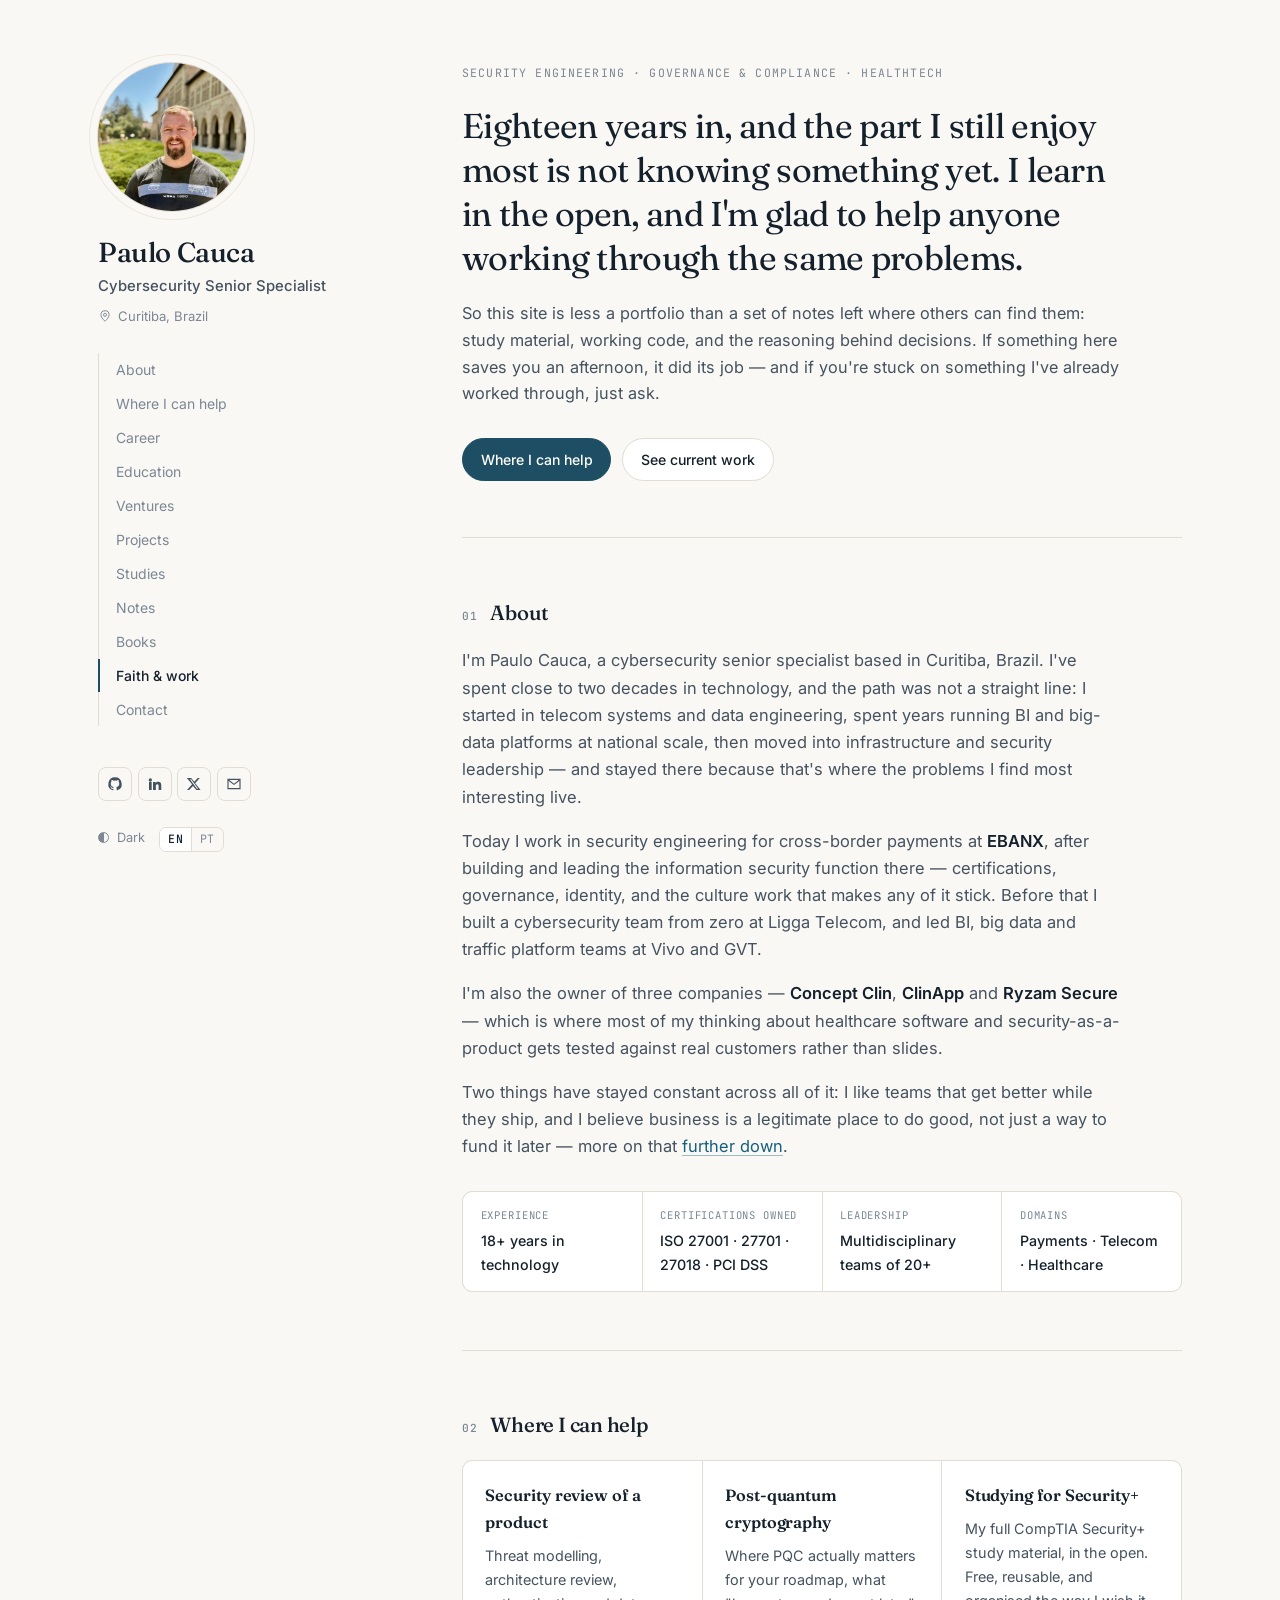
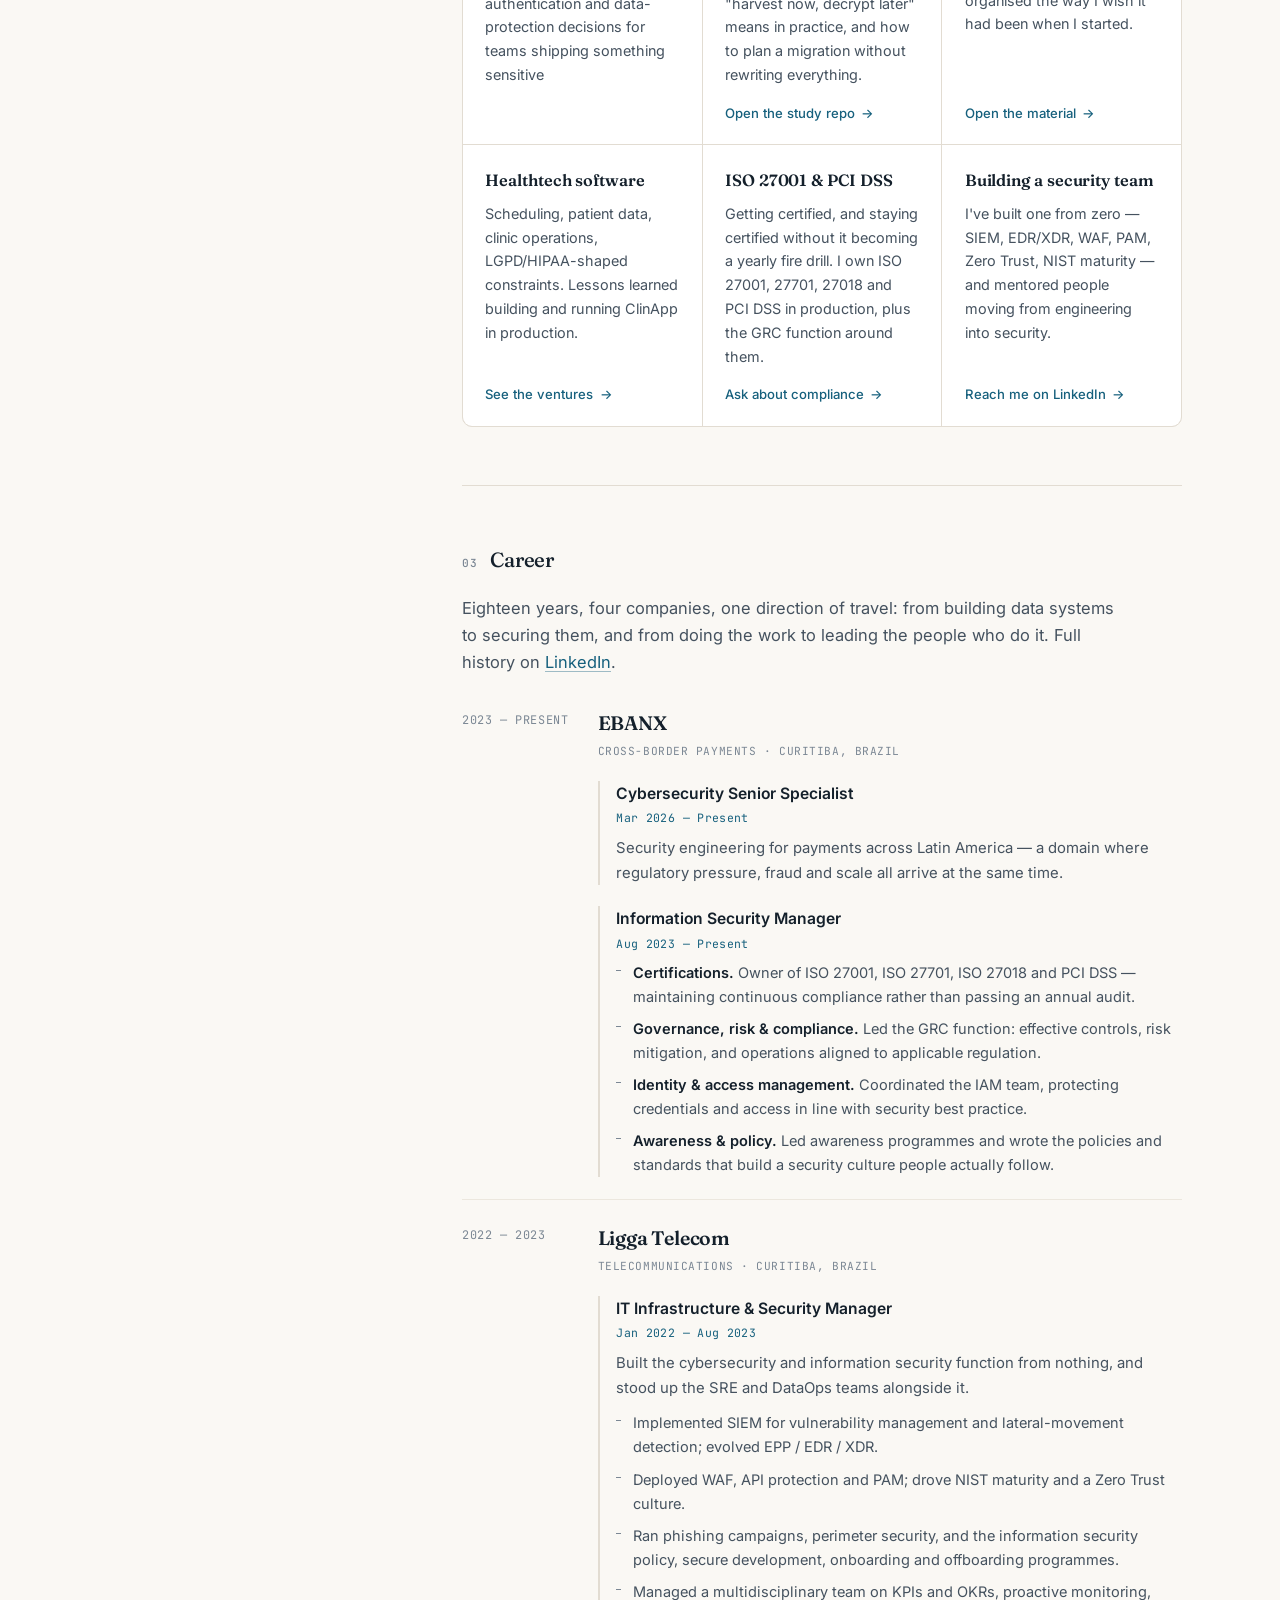
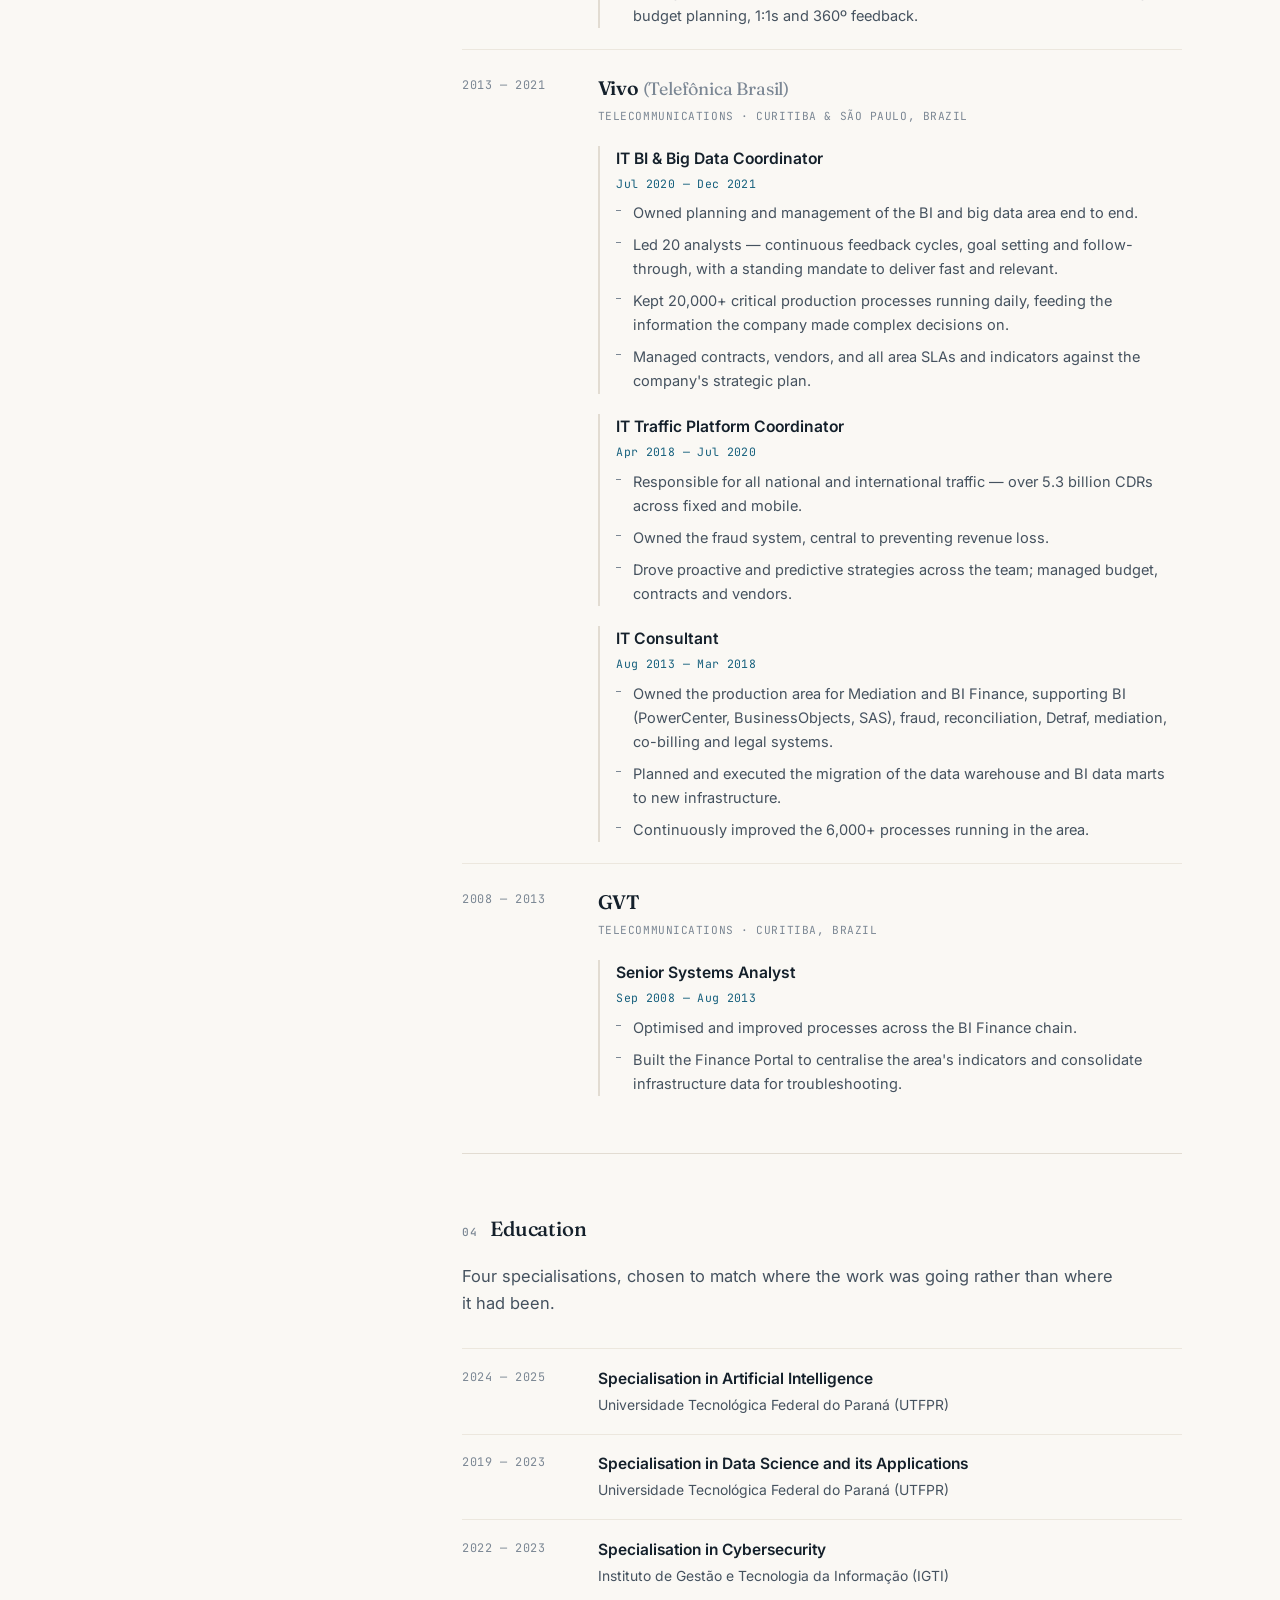
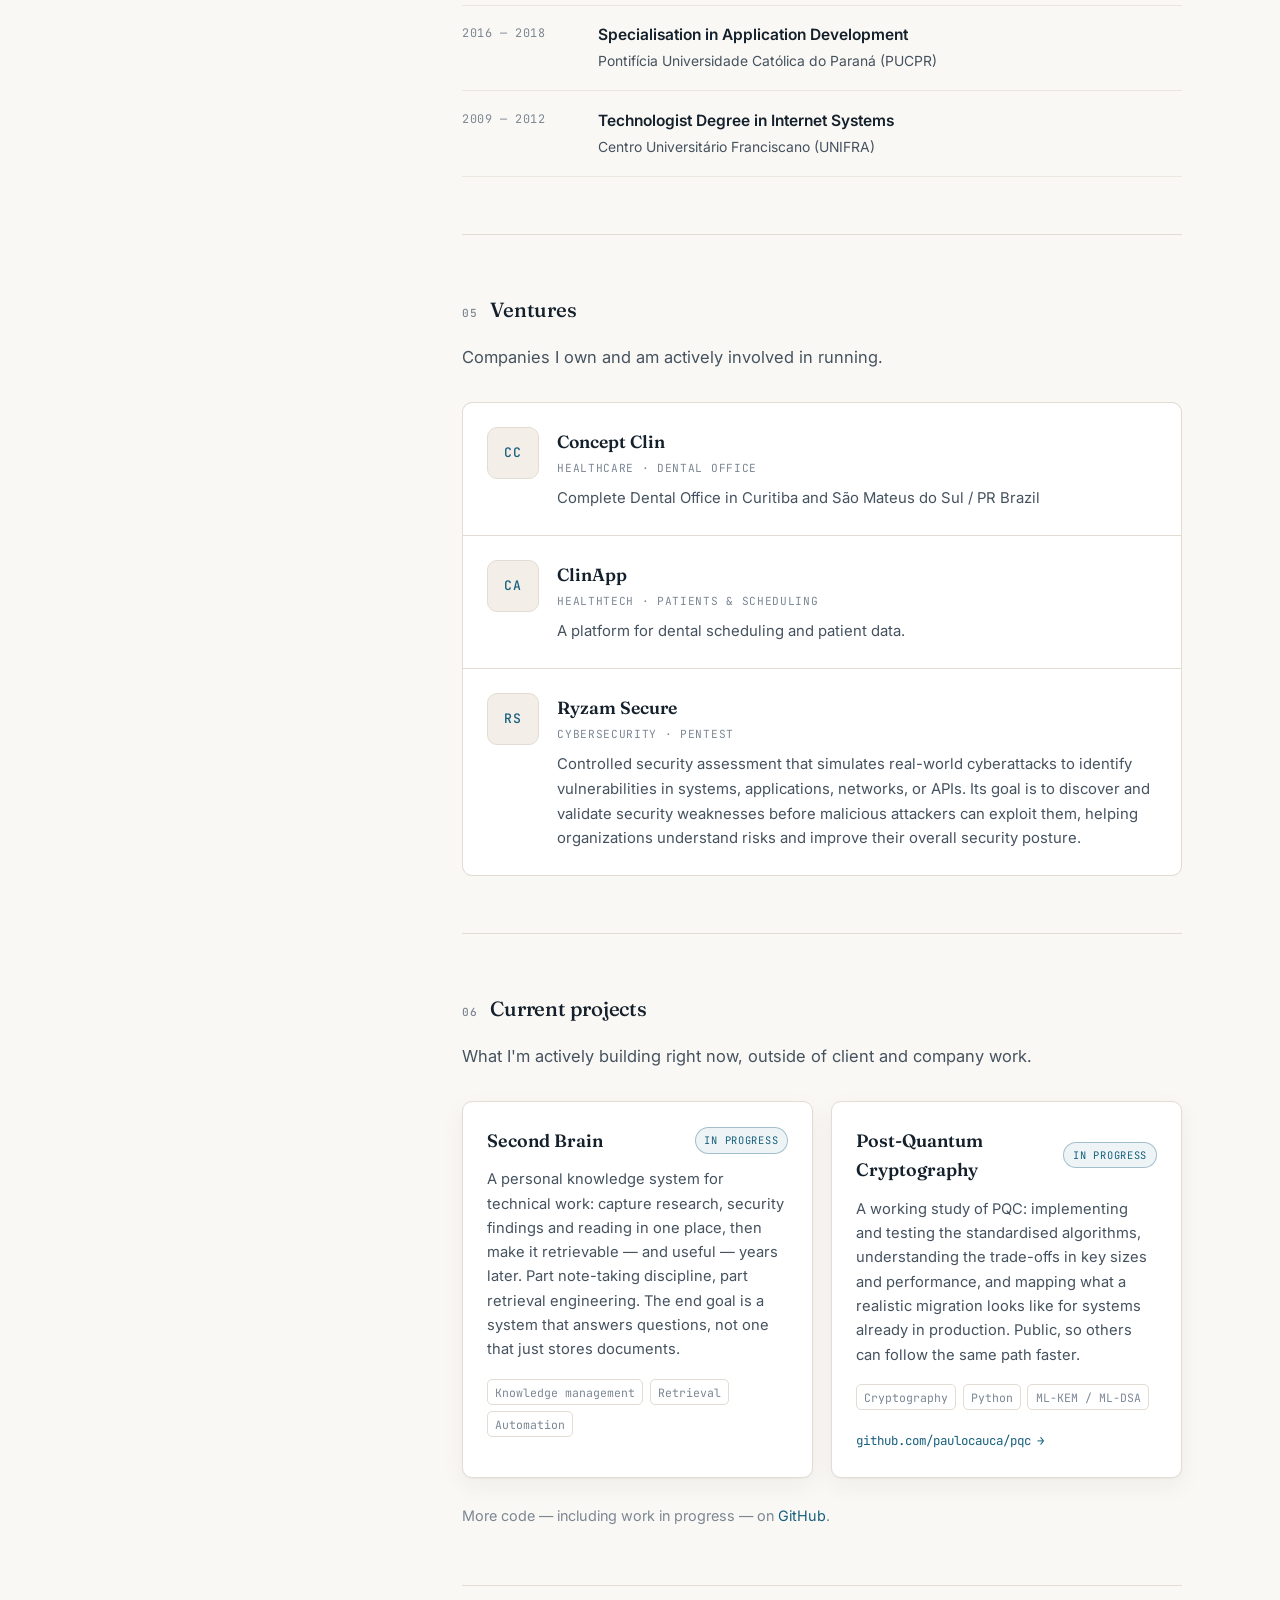
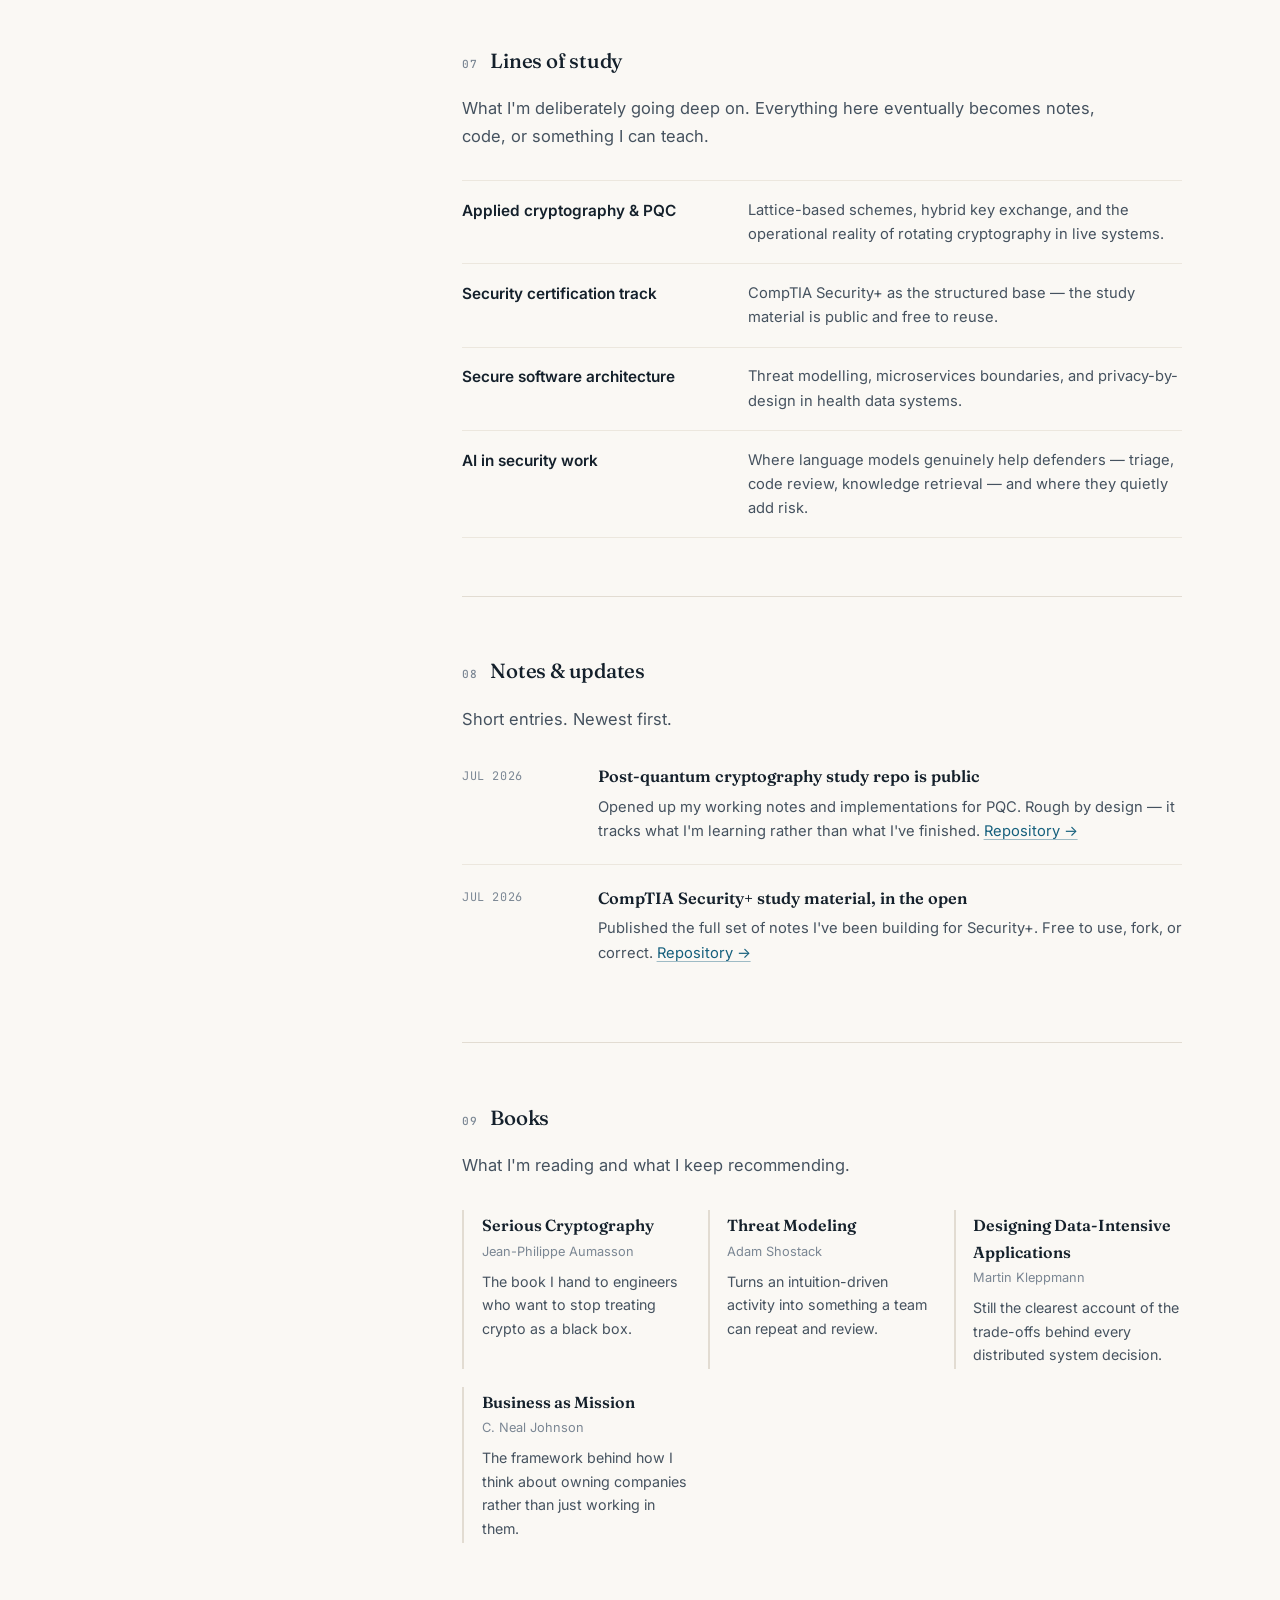
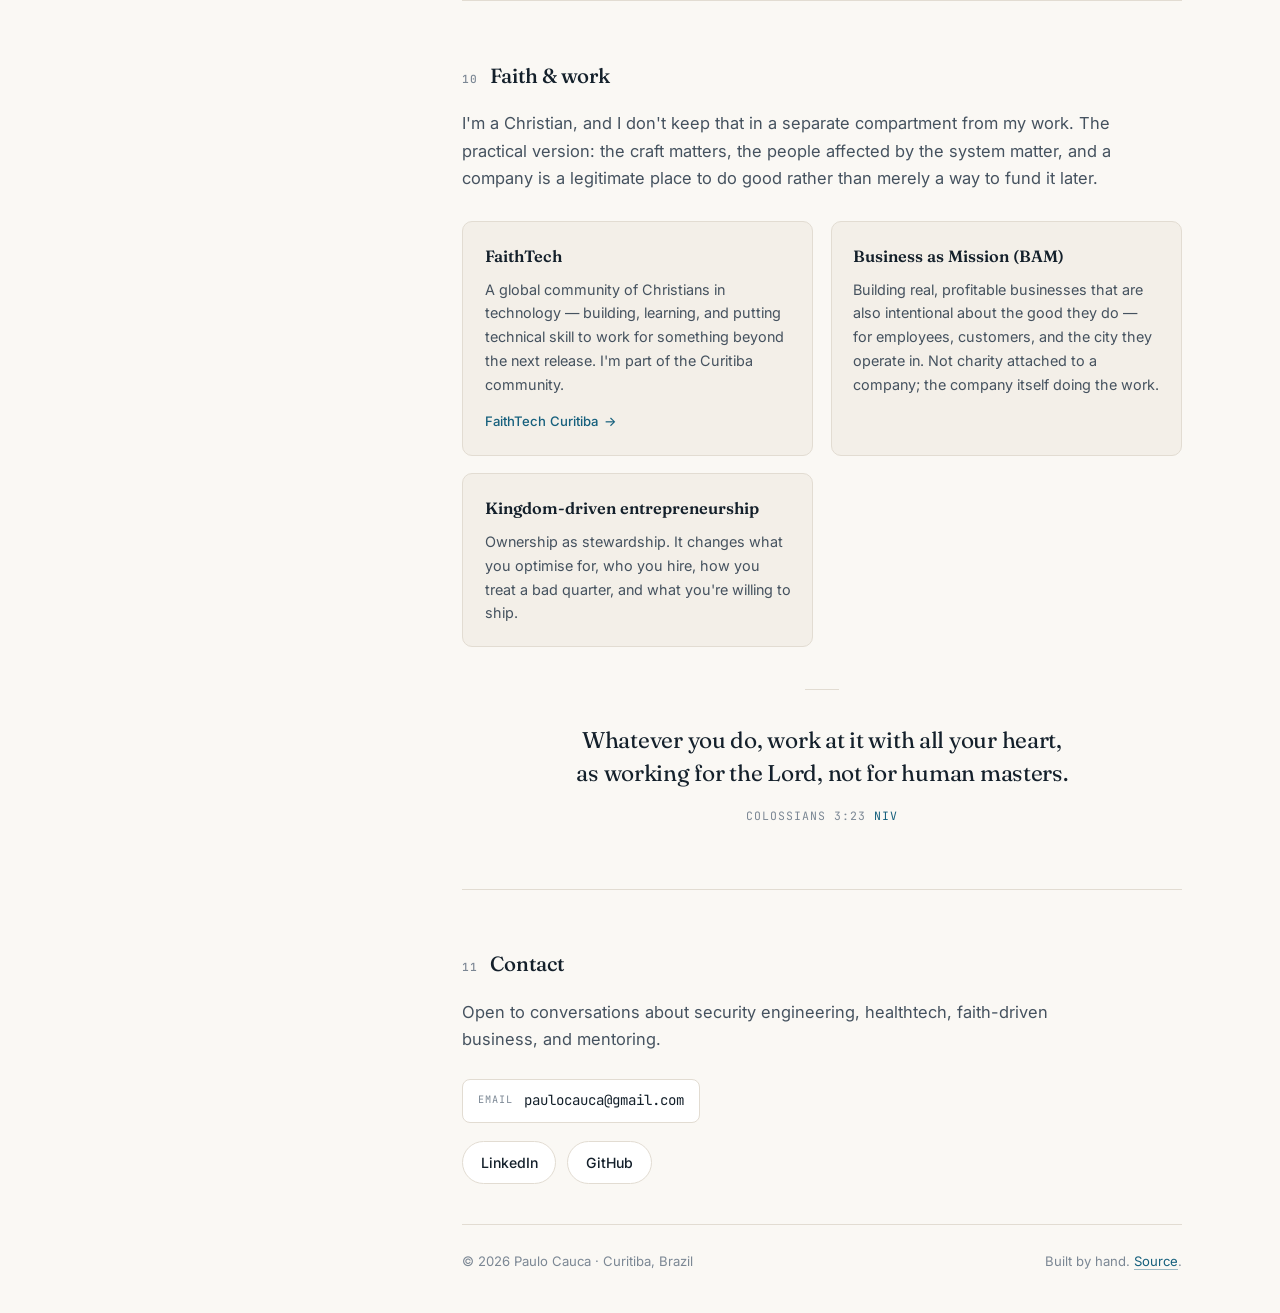
<file: index.html>
<!DOCTYPE html>
<html lang="en">
<head>
<meta charset="utf-8">
<meta name="viewport" content="width=device-width, initial-scale=1">
<title>Paulo Cauca — Cybersecurity &amp; Software</title>
<meta name="description" content="Paulo Cauca — cybersecurity senior specialist in Curitiba, Brazil. 18+ years across payments, telecom and healthcare. ISO 27001 / 27701 / 27018 and PCI DSS. Owner of Concept Clin, ClinApp and Ryzam Secure.">
<meta name="author" content="Paulo Cauca">
<link rel="canonical" href="https://paulocauca.github.io/">

<link rel="alternate" hreflang="en" href="https://paulocauca.github.io/">
<link rel="alternate" hreflang="pt-BR" href="https://paulocauca.github.io/pt/">
<link rel="alternate" hreflang="x-default" href="https://paulocauca.github.io/">

<meta property="og:type" content="profile">
<meta property="og:title" content="Paulo Cauca — Cybersecurity &amp; Software">
<meta property="og:description" content="Cybersecurity senior specialist in Curitiba, Brazil. 18+ years across payments, telecom and healthcare. Owner of Concept Clin, ClinApp and Ryzam Secure.">
<meta property="og:url" content="https://paulocauca.github.io/">
<meta property="og:image" content="https://paulocauca.github.io/assets/img/avatar.jpg">
<meta property="og:locale" content="en_US">
<meta property="og:locale:alternate" content="pt_BR">
<meta name="twitter:card" content="summary">
<meta name="twitter:site" content="@paulocauca">

<link rel="icon" href="data:image/svg+xml,%3Csvg xmlns='http://www.w3.org/2000/svg' viewBox='0 0 100 100'%3E%3Crect width='100' height='100' rx='22' fill='%23132a3e'/%3E%3Ctext x='50' y='68' font-family='Georgia,serif' font-size='52' fill='%23f7f5f1' text-anchor='middle'%3EPC%3C/text%3E%3C/svg%3E">

<link rel="preconnect" href="https://fonts.googleapis.com">
<link rel="preconnect" href="https://fonts.gstatic.com" crossorigin>
<link href="https://fonts.googleapis.com/css2?family=Fraunces:opsz,wght@9..144,400;9..144,500;9..144,600&family=Inter:wght@400;500;600&family=JetBrains+Mono:wght@400;500&display=swap" rel="stylesheet">
<link rel="stylesheet" href="assets/css/style.css">

<script>
  /* Set the theme before first paint to avoid a flash. */
  (function () {
    try {
      var t = localStorage.getItem('pc-theme');
      if (!t) t = matchMedia('(prefers-color-scheme: dark)').matches ? 'dark' : 'light';
      document.documentElement.setAttribute('data-theme', t);
    } catch (e) {}
  })();
</script>
</head>
<body>
<a class="skip-link" href="#main">Skip to content</a>

<div class="shell">

  <!-- ───────────── Left rail ───────────── -->
  <aside class="rail">
    <div class="rail__inner">

      <img class="avatar" src="assets/img/avatar.jpg" width="160" height="160"
           alt="Portrait of Paulo Cauca" fetchpriority="high">

      <div class="rail__id">
        <h1 class="rail__name">Paulo Cauca</h1>
        <p class="rail__role">Cybersecurity Senior Specialist</p>
        <p class="rail__place">
          <svg viewBox="0 0 24 24" aria-hidden="true" class="ico"><path d="M12 21s7-6.1 7-11a7 7 0 1 0-14 0c0 4.9 7 11 7 11Z"/><circle cx="12" cy="10" r="2.6"/></svg>
          Curitiba, Brazil
        </p>
      </div>

      <nav class="rail__nav" aria-label="Sections">
        <a href="#about">About</a>
        <a href="#help">Where I can help</a>
        <a href="#career">Career</a>
        <a href="#education">Education</a>
        <a href="#ventures">Ventures</a>
        <a href="#projects">Projects</a>
        <a href="#studies">Studies</a>
        <a href="#notes">Notes</a>
        <a href="#books">Books</a>
        <a href="#faith">Faith &amp; work</a>
        <a href="#contact">Contact</a>
      </nav>

      <div class="rail__links">
        <a href="https://github.com/paulocauca" rel="me noopener" target="_blank" aria-label="GitHub">
          <svg viewBox="0 0 24 24" aria-hidden="true"><path d="M12 2a10 10 0 0 0-3.16 19.49c.5.09.68-.22.68-.48v-1.7c-2.78.6-3.37-1.34-3.37-1.34-.45-1.16-1.11-1.47-1.11-1.47-.91-.62.07-.6.07-.6 1 .07 1.53 1.03 1.53 1.03.9 1.53 2.36 1.09 2.94.83.09-.65.35-1.09.63-1.34-2.22-.25-4.55-1.11-4.55-4.94 0-1.09.39-1.98 1.03-2.68-.1-.25-.45-1.27.1-2.64 0 0 .84-.27 2.75 1.02a9.5 9.5 0 0 1 5 0c1.91-1.29 2.75-1.02 2.75-1.02.55 1.37.2 2.39.1 2.64.64.7 1.03 1.59 1.03 2.68 0 3.84-2.34 4.68-4.57 4.93.36.31.68.92.68 1.85v2.74c0 .27.18.58.69.48A10 10 0 0 0 12 2Z"/></svg>
        </a>
        <a href="https://www.linkedin.com/in/paulocauca/" rel="me noopener" target="_blank" aria-label="LinkedIn">
          <svg viewBox="0 0 24 24" aria-hidden="true"><path d="M4.98 3.5a2.5 2.5 0 1 1 0 5 2.5 2.5 0 0 1 0-5ZM3 9h4v12H3zM9 9h3.8v1.7h.05c.53-.95 1.83-1.95 3.77-1.95 4.03 0 4.78 2.5 4.78 5.76V21h-4v-5.6c0-1.34-.03-3.06-1.9-3.06-1.9 0-2.2 1.45-2.2 2.96V21H9z"/></svg>
        </a>
        <a href="https://x.com/paulocauca" rel="me noopener" target="_blank" aria-label="X">
          <svg viewBox="0 0 24 24" aria-hidden="true"><path d="M17.5 3h3.2l-7 8 8.2 10h-6.4l-5-6.1L4.8 21H1.6l7.5-8.6L1.2 3h6.6l4.5 5.6L17.5 3Zm-1.1 16h1.8L7.7 4.9H5.8L16.4 19Z"/></svg>
        </a>
        <a href="#contact" aria-label="Contact details">
          <svg viewBox="0 0 24 24" aria-hidden="true"><path d="M3 5h18v14H3z" fill="none" stroke="currentColor" stroke-width="1.7"/><path d="m3.5 6 8.5 6.5L20.5 6" fill="none" stroke="currentColor" stroke-width="1.7"/></svg>
        </a>
      </div>

      <div class="rail__prefs">
        <button class="theme" type="button" aria-label="Toggle color theme"
                data-label-dark="Dark" data-label-light="Light">
          <span class="theme__dot"></span><span class="theme__label">Dark</span>
        </button>

        <nav class="lang" aria-label="Language">
          <span class="lang__on" aria-current="true">EN</span>
          <a href="pt/" hreflang="pt-BR" lang="pt-BR">PT</a>
        </nav>
      </div>
    </div>
  </aside>

  <!-- ───────────── Content ───────────── -->
  <main id="main" class="content">

    <!-- Intro -->
    <header class="intro">
      <p class="eyebrow">Security engineering · Governance &amp; compliance · Healthtech</p>
      <p class="lede">
        Eighteen years in, and the part I still enjoy most is not knowing something yet.
        I learn in the open, and I'm glad to help anyone working through the same problems.
      </p>
      <p class="intro__sub">
        So this site is less a portfolio than a set of notes left where others can find them:
        study material, working code, and the reasoning behind decisions. If something here
        saves you an afternoon, it did its job — and if you're stuck on something I've already
        worked through, just ask.
      </p>
      <div class="intro__cta">
        <a class="btn btn--solid" href="#help">Where I can help</a>
        <a class="btn" href="#projects">See current work</a>
      </div>
    </header>

    <!-- About -->
    <section id="about" class="sec">
      <h2 class="sec__title"><span class="sec__num">01</span>About</h2>
      <div class="prose">
        <p>
          I'm Paulo Cauca, a cybersecurity senior specialist based in Curitiba, Brazil. I've spent
          close to two decades in technology, and the path was not a straight line: I started in
          telecom systems and data engineering, spent years running BI and big-data platforms at
          national scale, then moved into infrastructure and security leadership — and stayed there
          because that's where the problems I find most interesting live.
        </p>
        <p>
          Today I work in security engineering for cross-border payments at <strong>EBANX</strong>,
          after building and leading the information security function there — certifications,
          governance, identity, and the culture work that makes any of it stick. Before that I built
          a cybersecurity team from zero at Ligga Telecom, and led BI, big data and traffic platform
          teams at Vivo and GVT.
        </p>
        <p>
          I'm also the owner of three companies — <strong>Concept Clin</strong>,
          <strong>ClinApp</strong> and <strong>Ryzam Secure</strong> — which is where most of my
          thinking about healthcare software and security-as-a-product gets tested against real
          customers rather than slides.
        </p>
        <p>
          Two things have stayed constant across all of it: I like teams that get better while they
          ship, and I believe business is a legitimate place to do good, not just a way to fund it
          later — more on that <a href="#faith">further down</a>.
        </p>
      </div>

      <ul class="facts">
        <li><span class="facts__k">Experience</span><span class="facts__v">18+ years in technology</span></li>
        <li><span class="facts__k">Certifications owned</span><span class="facts__v">ISO 27001 · 27701 · 27018 · PCI DSS</span></li>
        <li><span class="facts__k">Leadership</span><span class="facts__v">Multidisciplinary teams of 20+</span></li>
        <li><span class="facts__k">Domains</span><span class="facts__v">Payments · Telecom · Healthcare</span></li>
      </ul>
    </section>

    <!-- Where I can help — the "help" hub the site is built around -->
    <section id="help" class="sec">
      <h2 class="sec__title"><span class="sec__num">02</span>Where I can help</h2>

      <div class="cards">
        <article class="card">
          <h3>Security review of a product</h3>
          <p>Threat modelling, architecture review, authentication and data-protection decisions for teams shipping something sensitive</p>
        </article>

        <article class="card">
          <h3>Post-quantum cryptography</h3>
          <p>Where PQC actually matters for your roadmap, what "harvest now, decrypt later" means in practice, and how to plan a migration without rewriting everything.</p>
          <a class="card__link" href="https://github.com/paulocauca/pqc" target="_blank" rel="noopener">Open the study repo<span aria-hidden="true">→</span></a>
        </article>

        <article class="card">
          <h3>Studying for Security+</h3>
          <p>My full CompTIA Security+ study material, in the open. Free, reusable, and organised the way I wish it had been when I started.</p>
          <a class="card__link" href="https://github.com/paulocauca/comptia_sec_plus_study" target="_blank" rel="noopener">Open the material<span aria-hidden="true">→</span></a>
        </article>

        <article class="card">
          <h3>Healthtech software</h3>
          <p>Scheduling, patient data, clinic operations, LGPD/HIPAA-shaped constraints. Lessons learned building and running ClinApp in production.</p>
          <a class="card__link" href="#ventures">See the ventures<span aria-hidden="true">→</span></a>
        </article>

        <article class="card">
          <h3>ISO 27001 &amp; PCI DSS</h3>
          <p>Getting certified, and staying certified without it becoming a yearly fire drill. I own ISO 27001, 27701, 27018 and PCI DSS in production, plus the GRC function around them.</p>
          <a class="card__link" href="#contact">Ask about compliance<span aria-hidden="true">→</span></a>
        </article>

        <article class="card">
          <h3>Building a security team</h3>
          <p>I've built one from zero — SIEM, EDR/XDR, WAF, PAM, Zero Trust, NIST maturity — and mentored people moving from engineering into security.</p>
          <a class="card__link" href="https://www.linkedin.com/in/paulocauca/" target="_blank" rel="noopener">Reach me on LinkedIn<span aria-hidden="true">→</span></a>
        </article>
      </div>
    </section>

    <!-- Career -->
    <section id="career" class="sec">
      <h2 class="sec__title"><span class="sec__num">03</span>Career</h2>
      <p class="sec__intro">
        Eighteen years, four companies, one direction of travel: from building data systems to
        securing them, and from doing the work to leading the people who do it. Full history on
        <a href="https://www.linkedin.com/in/paulocauca/" target="_blank" rel="noopener">LinkedIn</a>.
      </p>

      <ol class="timeline">

        <li class="tl">
          <div class="tl__when">2023 — Present</div>
          <div class="tl__body">
            <h3 class="tl__org-name">EBANX</h3>
            <p class="tl__meta">Cross-border payments · Curitiba, Brazil</p>

            <div class="job">
              <h4 class="job__title">Cybersecurity Senior Specialist</h4>
              <p class="job__when">Mar 2026 — Present</p>
              <p class="job__text">
                Security engineering for payments across Latin America — a domain where regulatory
                pressure, fraud and scale all arrive at the same time.
              </p>
            </div>

            <div class="job">
              <h4 class="job__title">Information Security Manager</h4>
              <p class="job__when">Aug 2023 — Present</p>
              <ul class="bullets">
                <li><strong>Certifications.</strong> Owner of ISO 27001, ISO 27701, ISO 27018 and PCI DSS — maintaining continuous compliance rather than passing an annual audit.</li>
                <li><strong>Governance, risk &amp; compliance.</strong> Led the GRC function: effective controls, risk mitigation, and operations aligned to applicable regulation.</li>
                <li><strong>Identity &amp; access management.</strong> Coordinated the IAM team, protecting credentials and access in line with security best practice.</li>
                <li><strong>Awareness &amp; policy.</strong> Led awareness programmes and wrote the policies and standards that build a security culture people actually follow.</li>
              </ul>
            </div>
          </div>
        </li>

        <li class="tl">
          <div class="tl__when">2022 — 2023</div>
          <div class="tl__body">
            <h3 class="tl__org-name">Ligga Telecom</h3>
            <p class="tl__meta">Telecommunications · Curitiba, Brazil</p>

            <div class="job">
              <h4 class="job__title">IT Infrastructure &amp; Security Manager</h4>
              <p class="job__when">Jan 2022 — Aug 2023</p>
              <p class="job__text">
                Built the cybersecurity and information security function from nothing, and stood up
                the SRE and DataOps teams alongside it.
              </p>
              <ul class="bullets">
                <li>Implemented SIEM for vulnerability management and lateral-movement detection; evolved EPP / EDR / XDR.</li>
                <li>Deployed WAF, API protection and PAM; drove NIST maturity and a Zero Trust culture.</li>
                <li>Ran phishing campaigns, perimeter security, and the information security policy, secure development, onboarding and offboarding programmes.</li>
                <li>Managed a multidisciplinary team on KPIs and OKRs, proactive monitoring, budget planning, 1:1s and 360º feedback.</li>
              </ul>
            </div>
          </div>
        </li>

        <li class="tl">
          <div class="tl__when">2013 — 2021</div>
          <div class="tl__body">
            <h3 class="tl__org-name">Vivo <span class="tl__alt">(Telefônica Brasil)</span></h3>
            <p class="tl__meta">Telecommunications · Curitiba &amp; São Paulo, Brazil</p>

            <div class="job">
              <h4 class="job__title">IT BI &amp; Big Data Coordinator</h4>
              <p class="job__when">Jul 2020 — Dec 2021</p>
              <ul class="bullets">
                <li>Owned planning and management of the BI and big data area end to end.</li>
                <li>Led 20 analysts — continuous feedback cycles, goal setting and follow-through, with a standing mandate to deliver fast and relevant.</li>
                <li>Kept 20,000+ critical production processes running daily, feeding the information the company made complex decisions on.</li>
                <li>Managed contracts, vendors, and all area SLAs and indicators against the company's strategic plan.</li>
              </ul>
            </div>

            <div class="job">
              <h4 class="job__title">IT Traffic Platform Coordinator</h4>
              <p class="job__when">Apr 2018 — Jul 2020</p>
              <ul class="bullets">
                <li>Responsible for all national and international traffic — over 5.3 billion CDRs across fixed and mobile.</li>
                <li>Owned the fraud system, central to preventing revenue loss.</li>
                <li>Drove proactive and predictive strategies across the team; managed budget, contracts and vendors.</li>
              </ul>
            </div>

            <div class="job">
              <h4 class="job__title">IT Consultant</h4>
              <p class="job__when">Aug 2013 — Mar 2018</p>
              <ul class="bullets">
                <li>Owned the production area for Mediation and BI Finance, supporting BI (PowerCenter, BusinessObjects, SAS), fraud, reconciliation, Detraf, mediation, co-billing and legal systems.</li>
                <li>Planned and executed the migration of the data warehouse and BI data marts to new infrastructure.</li>
                <li>Continuously improved the 6,000+ processes running in the area.</li>
              </ul>
            </div>
          </div>
        </li>

        <li class="tl">
          <div class="tl__when">2008 — 2013</div>
          <div class="tl__body">
            <h3 class="tl__org-name">GVT</h3>
            <p class="tl__meta">Telecommunications · Curitiba, Brazil</p>

            <div class="job">
              <h4 class="job__title">Senior Systems Analyst</h4>
              <p class="job__when">Sep 2008 — Aug 2013</p>
              <ul class="bullets">
                <li>Optimised and improved processes across the BI Finance chain.</li>
                <li>Built the Finance Portal to centralise the area's indicators and consolidate infrastructure data for troubleshooting.</li>
              </ul>
            </div>
          </div>
        </li>

      </ol>
    </section>

    <!-- Education -->
    <section id="education" class="sec">
      <h2 class="sec__title"><span class="sec__num">04</span>Education</h2>
      <p class="sec__intro">
        Four specialisations, chosen to match where the work was going rather than where it had been.
      </p>

      <ol class="edu">
        <li class="edu__item">
          <div class="edu__when">2024 — 2025</div>
          <div>
            <h3>Specialisation in Artificial Intelligence</h3>
            <p class="edu__org">Universidade Tecnológica Federal do Paraná (UTFPR)</p>
          </div>
        </li>
        <li class="edu__item">
          <div class="edu__when">2019 — 2023</div>
          <div>
            <h3>Specialisation in Data Science and its Applications</h3>
            <p class="edu__org">Universidade Tecnológica Federal do Paraná (UTFPR)</p>
          </div>
        </li>
        <li class="edu__item">
          <div class="edu__when">2022 — 2023</div>
          <div>
            <h3>Specialisation in Cybersecurity</h3>
            <p class="edu__org">Instituto de Gestão e Tecnologia da Informação (IGTI)</p>
          </div>
        </li>
        <li class="edu__item">
          <div class="edu__when">2016 — 2018</div>
          <div>
            <h3>Specialisation in Application Development</h3>
            <p class="edu__org">Pontifícia Universidade Católica do Paraná (PUCPR)</p>
          </div>
        </li>
        <li class="edu__item">
          <div class="edu__when">2009 — 2012</div>
          <div>
            <h3>Technologist Degree in Internet Systems</h3>
            <p class="edu__org">Centro Universitário Franciscano (UNIFRA)</p>
          </div>
        </li>
      </ol>
    </section>

    <!-- Ventures -->
    <section id="ventures" class="sec">
      <h2 class="sec__title"><span class="sec__num">05</span>Ventures</h2>
      <p class="sec__intro">Companies I own and am actively involved in running.</p>

      <div class="ventures">
        <article class="venture">
          <div class="venture__mark" aria-hidden="true">CC</div>
          <div>
            <h3>Concept Clin</h3>
            <p class="venture__tag">Healthcare · Dental Office</p>
            <p>
              Complete Dental Office in Curitiba and São Mateus do Sul / PR Brazil
            </p>
          </div>
        </article>

        <article class="venture">
          <div class="venture__mark" aria-hidden="true">CA</div>
          <div>
            <h3>ClinApp</h3>
            <p class="venture__tag">Healthtech · Patients &amp; scheduling</p>
            <p>
              A platform for dental scheduling and patient data.
            </p>
          </div>
        </article>

        <article class="venture">
          <div class="venture__mark" aria-hidden="true">RS</div>
          <div>
            <h3>Ryzam Secure</h3>
            <p class="venture__tag">Cybersecurity · Pentest</p>
            <p>
              Controlled security assessment that simulates real-world cyberattacks to identify vulnerabilities in systems, 
              applications, networks, or APIs. Its goal is to discover and validate security weaknesses before malicious 
              attackers can exploit them, helping organizations understand risks and improve their overall security posture.
            </p>
          </div>
        </article>
      </div>
    </section>

    <!-- Projects -->
    <section id="projects" class="sec">
      <h2 class="sec__title"><span class="sec__num">06</span>Current projects</h2>
      <p class="sec__intro">What I'm actively building right now, outside of client and company work.</p>

      <div class="projects">
        <article class="proj">
          <header class="proj__head">
            <h3>Second Brain</h3>
            <span class="badge badge--active">In progress</span>
          </header>
          <p>
            A personal knowledge system for technical work: capture research, security findings and
            reading in one place, then make it retrievable — and useful — years later. Part note-taking
            discipline, part retrieval engineering. The end goal is a system that answers questions,
            not one that just stores documents.
          </p>
          <ul class="tags">
            <li>Knowledge management</li><li>Retrieval</li><li>Automation</li>
          </ul>
        </article>

        <article class="proj">
          <header class="proj__head">
            <h3>Post-Quantum Cryptography</h3>
            <span class="badge badge--active">In progress</span>
          </header>
          <p>
            A working study of PQC: implementing and testing the standardised algorithms, understanding
            the trade-offs in key sizes and performance, and mapping what a realistic migration looks like
            for systems already in production. Public, so others can follow the same path faster.
          </p>
          <ul class="tags">
            <li>Cryptography</li><li>Python</li><li>ML-KEM / ML-DSA</li>
          </ul>
          <a class="proj__link" href="https://github.com/paulocauca/pqc" target="_blank" rel="noopener">
            github.com/paulocauca/pqc<span aria-hidden="true">→</span>
          </a>
        </article>
      </div>

      <p class="sec__foot">
        More code — including work in progress — on
        <a href="https://github.com/paulocauca?tab=repositories" target="_blank" rel="noopener">GitHub</a>.
      </p>
    </section>

    <!-- Studies -->
    <section id="studies" class="sec">
      <h2 class="sec__title"><span class="sec__num">07</span>Lines of study</h2>
      <p class="sec__intro">
        What I'm deliberately going deep on. Everything here eventually becomes notes,
        code, or something I can teach.
      </p>

      <div class="study">
        <div class="study__row">
          <h3>Applied cryptography &amp; PQC</h3>
          <p>Lattice-based schemes, hybrid key exchange, and the operational reality of rotating cryptography in live systems.</p>
        </div>
        <div class="study__row">
          <h3>Security certification track</h3>
          <p>CompTIA Security+ as the structured base — the study material is public and free to reuse.</p>
        </div>
        <div class="study__row">
          <h3>Secure software architecture</h3>
          <p>Threat modelling, microservices boundaries, and privacy-by-design in health data systems.</p>
        </div>
        <div class="study__row">
          <h3>AI in security work</h3>
          <p>Where language models genuinely help defenders — triage, code review, knowledge retrieval — and where they quietly add risk.</p>
        </div>
      </div>
    </section>

    <!-- Notes / News -->
    <section id="notes" class="sec">
      <h2 class="sec__title"><span class="sec__num">08</span>Notes &amp; updates</h2>
      <p class="sec__intro">Short entries. Newest first.</p>

      <ul class="notes">
        <li class="note">
          <time datetime="2026-07">Jul 2026</time>
          <div>
            <h3>Post-quantum cryptography study repo is public</h3>
            <p>
              Opened up my working notes and implementations for PQC. Rough by design — it tracks
              what I'm learning rather than what I've finished.
              <a href="https://github.com/paulocauca/pqc" target="_blank" rel="noopener">Repository →</a>
            </p>
          </div>
        </li>
        <li class="note">
          <time datetime="2026-07">Jul 2026</time>
          <div>
            <h3>CompTIA Security+ study material, in the open</h3>
            <p>
              Published the full set of notes I've been building for Security+. Free to use, fork,
              or correct.
              <a href="https://github.com/paulocauca/comptia_sec_plus_study" target="_blank" rel="noopener">Repository →</a>
            </p>
          </div>
        </li>

        <!--
          EDIT ME: add a new note at the TOP of this list.
          <li class="note">
            <time datetime="2026-09">Sep 2026</time>
            <div>
              <h3>Headline</h3>
              <p>Two or three sentences. Link out if there's something to read.</p>
            </div>
          </li>
        -->
      </ul>
    </section>

    <!-- Books -->
    <section id="books" class="sec">
      <h2 class="sec__title"><span class="sec__num">09</span>Books</h2>
      <p class="sec__intro">
        What I'm reading and what I keep recommending. <!-- EDIT ME: swap these for your real shelf. -->
      </p>

      <div class="books">
        <article class="book">
          <h3>Serious Cryptography</h3>
          <p class="book__by">Jean-Philippe Aumasson</p>
          <p>The book I hand to engineers who want to stop treating crypto as a black box.</p>
        </article>
        <article class="book">
          <h3>Threat Modeling</h3>
          <p class="book__by">Adam Shostack</p>
          <p>Turns an intuition-driven activity into something a team can repeat and review.</p>
        </article>
        <article class="book">
          <h3>Designing Data-Intensive Applications</h3>
          <p class="book__by">Martin Kleppmann</p>
          <p>Still the clearest account of the trade-offs behind every distributed system decision.</p>
        </article>
        <article class="book">
          <h3>Business as Mission</h3>
          <p class="book__by">C. Neal Johnson</p>
          <p>The framework behind how I think about owning companies rather than just working in them.</p>
        </article>
      </div>
    </section>

    <!-- Faith -->
    <section id="faith" class="sec">
      <h2 class="sec__title"><span class="sec__num">10</span>Faith &amp; work</h2>
      <div class="prose">
        <p>
          I'm a Christian, and I don't keep that in a separate compartment from my work. The practical
          version: the craft matters, the people affected by the system matter, and a company is a
          legitimate place to do good rather than merely a way to fund it later.
        </p>
      </div>

      <div class="faith">
        <article class="faith__item">
          <h3>FaithTech</h3>
          <p>
            A global community of Christians in technology — building, learning, and putting technical
            skill to work for something beyond the next release. I'm part of the Curitiba community.
          </p>
          <a class="card__link" href="https://faithtech.com/city/curitiba/" target="_blank" rel="noopener">FaithTech Curitiba<span aria-hidden="true">→</span></a>
        </article>
        <article class="faith__item">
          <h3>Business as Mission (BAM)</h3>
          <p>
            Building real, profitable businesses that are also intentional about the good they do —
            for employees, customers, and the city they operate in. Not charity attached to a company;
            the company itself doing the work.
          </p>
        </article>
        <article class="faith__item">
          <h3>Kingdom-driven entrepreneurship</h3>
          <p>
            Ownership as stewardship. It changes what you optimise for, who you hire, how you treat
            a bad quarter, and what you're willing to ship.
          </p>
        </article>
      </div>

      <figure class="verse">
        <blockquote>
          Whatever you do, work at it with all your heart, as working for the Lord,
          not for human masters.
        </blockquote>
        <figcaption>Colossians 3:23 <span class="verse__ver">NIV</span></figcaption>
      </figure>
    </section>

    <!-- Contact -->
    <section id="contact" class="sec sec--last">
      <h2 class="sec__title"><span class="sec__num">11</span>Contact</h2>
      <div class="prose">
        <p>
          Open to conversations about security engineering, healthtech, faith-driven business, and mentoring.
        </p>
      </div>
      <p class="email">
        <span class="email__k">Email</span>
        <span class="email__v">paulocauca@gmail.com</span>
      </p>

      <div class="contact">
        <a class="btn" href="https://www.linkedin.com/in/paulocauca/" target="_blank" rel="noopener">LinkedIn</a>
        <a class="btn" href="https://github.com/paulocauca" target="_blank" rel="noopener">GitHub</a>
      </div>
    </section>

    <footer class="foot">
      <p>© <span id="year">2026</span> Paulo Cauca · Curitiba, Brazil</p>
      <p>Built by hand. <a href="https://github.com/paulocauca/paulocauca.github.io" target="_blank" rel="noopener">Source</a>.</p>
    </footer>

  </main>
</div>

<script src="assets/js/main.js" defer></script>
</body>
</html>
</file>
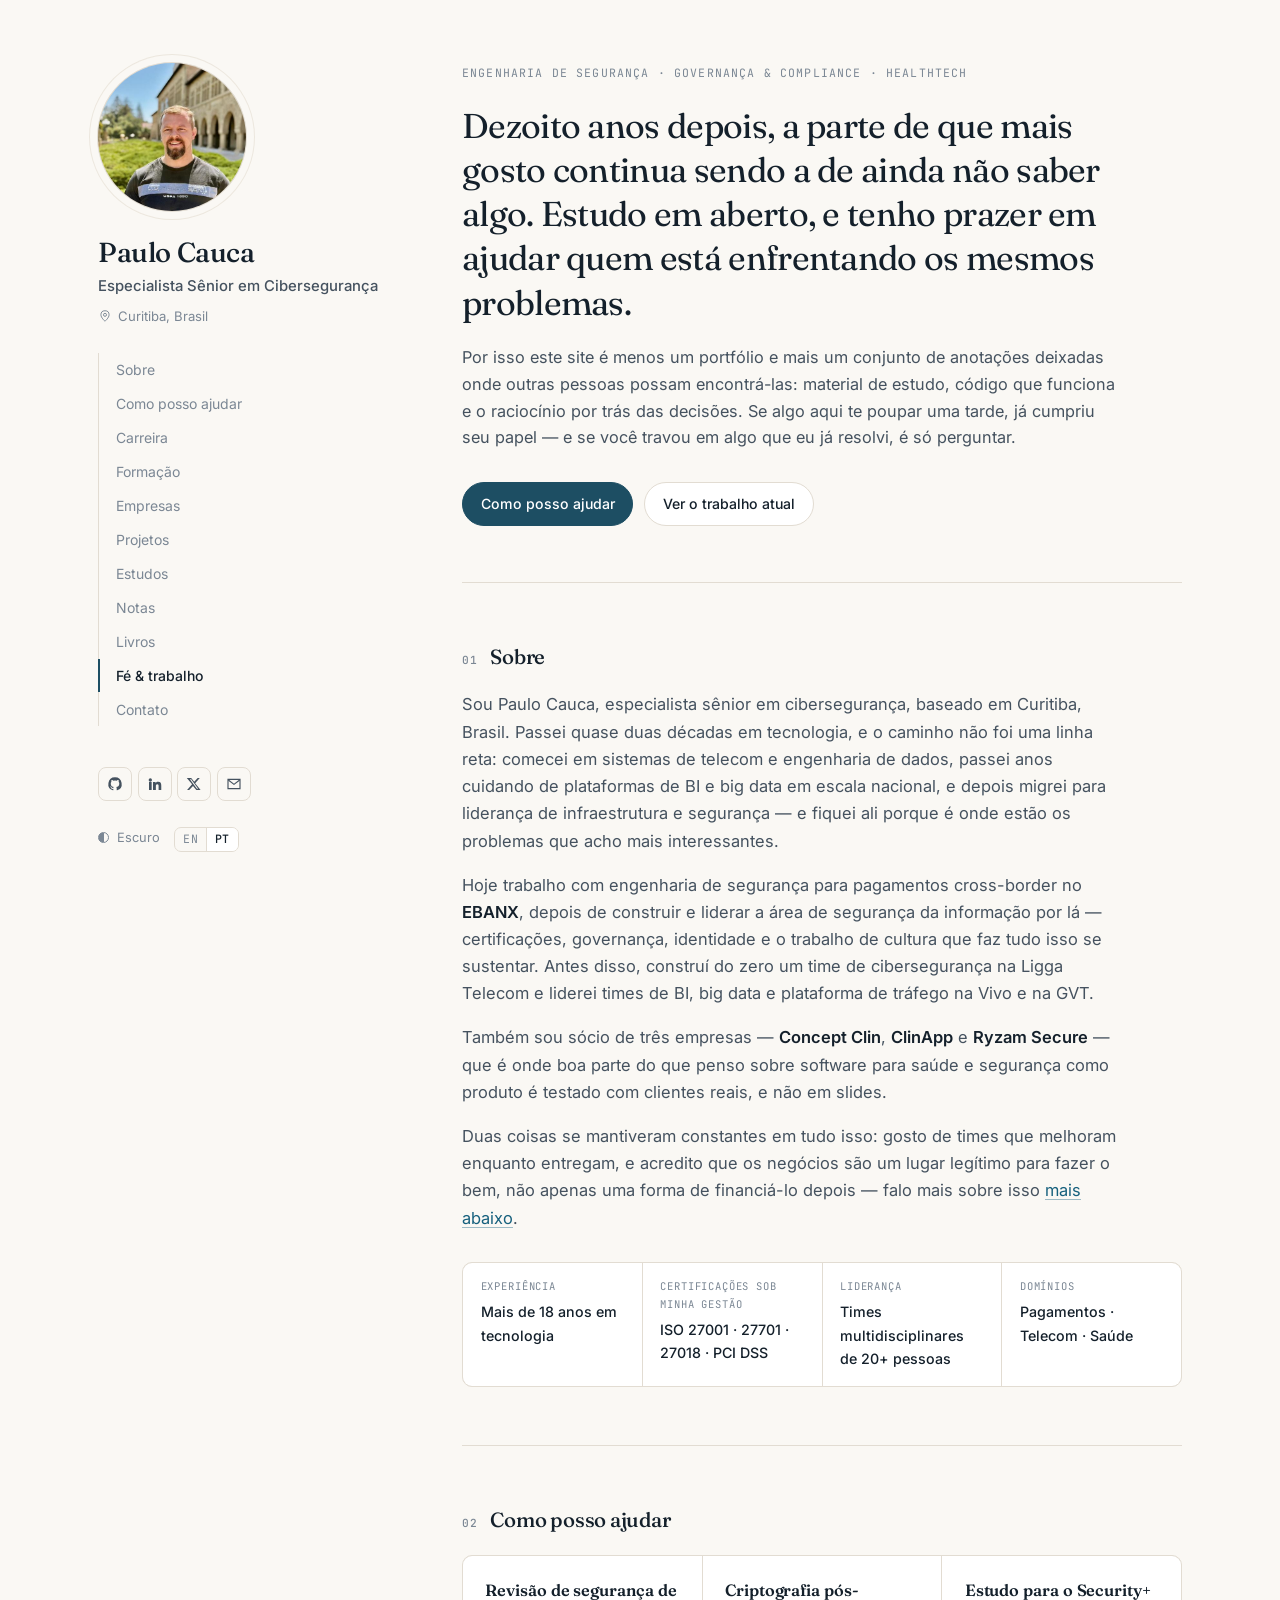
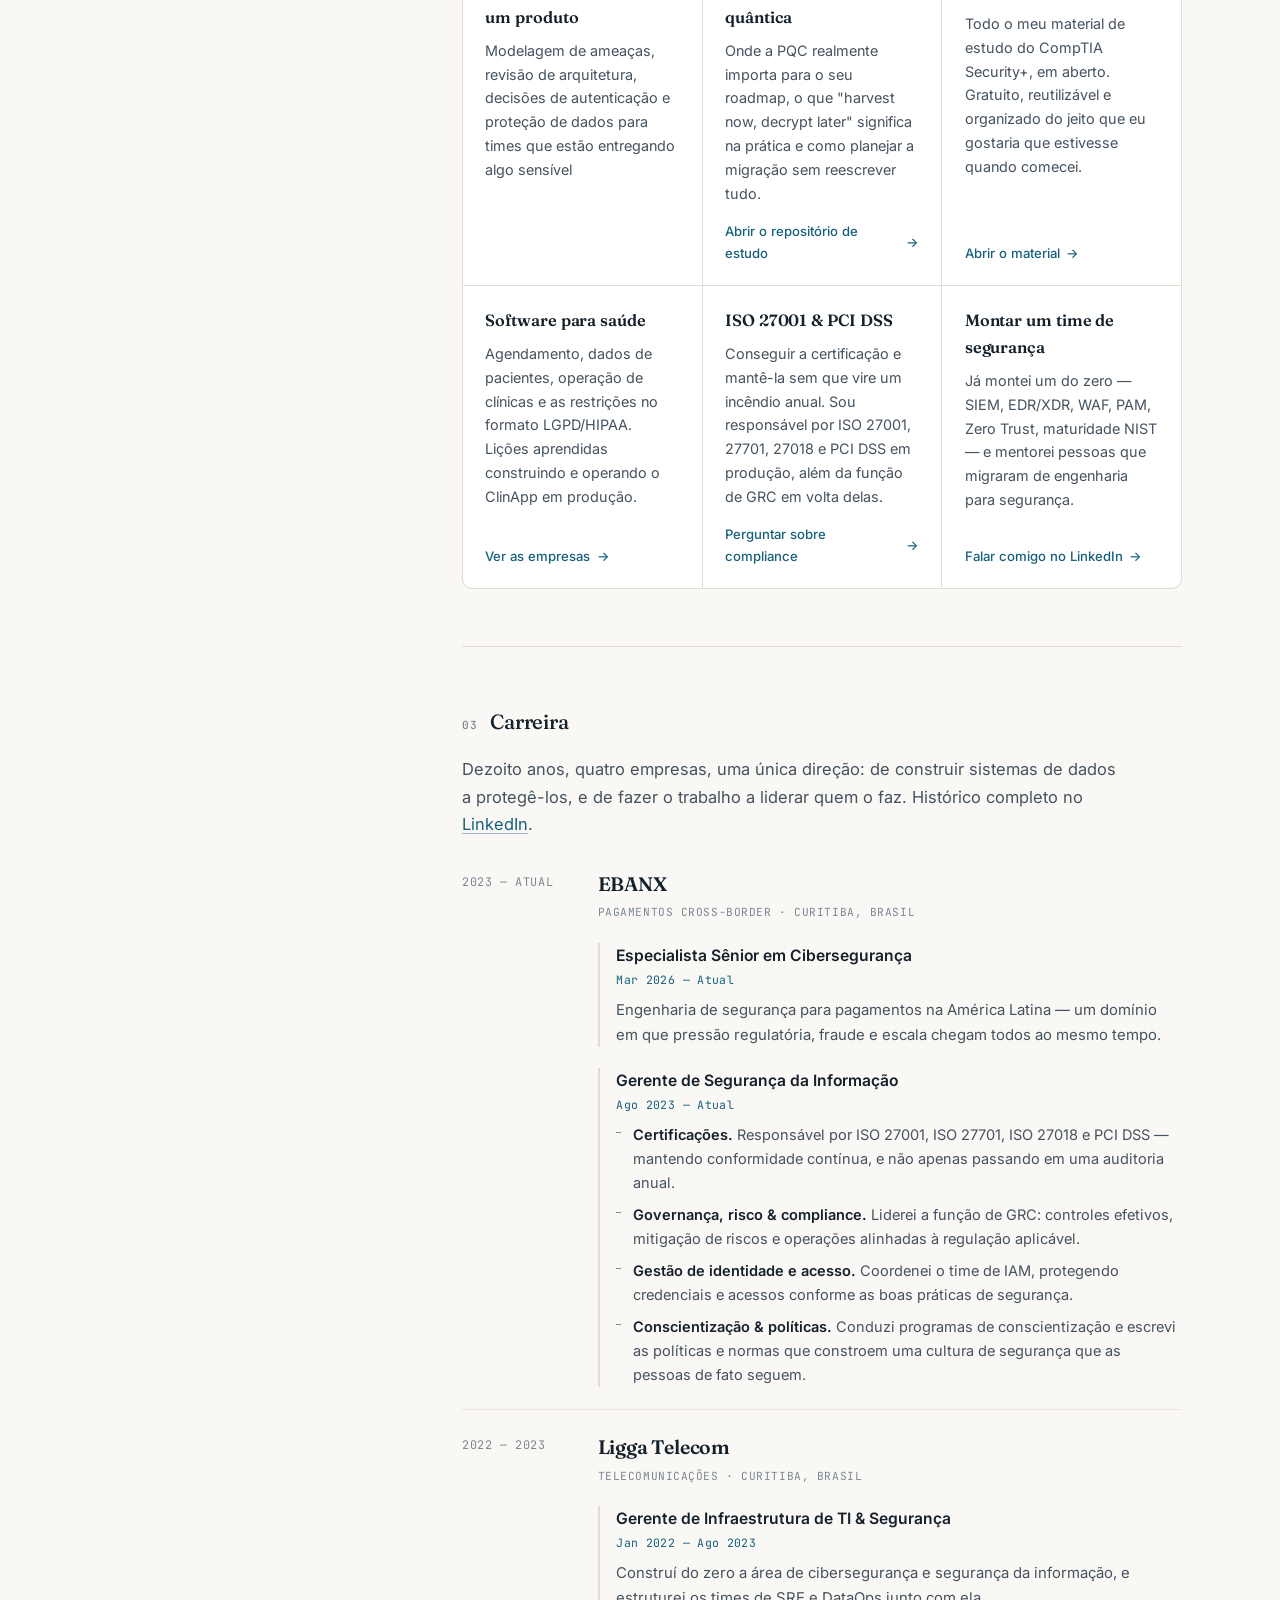
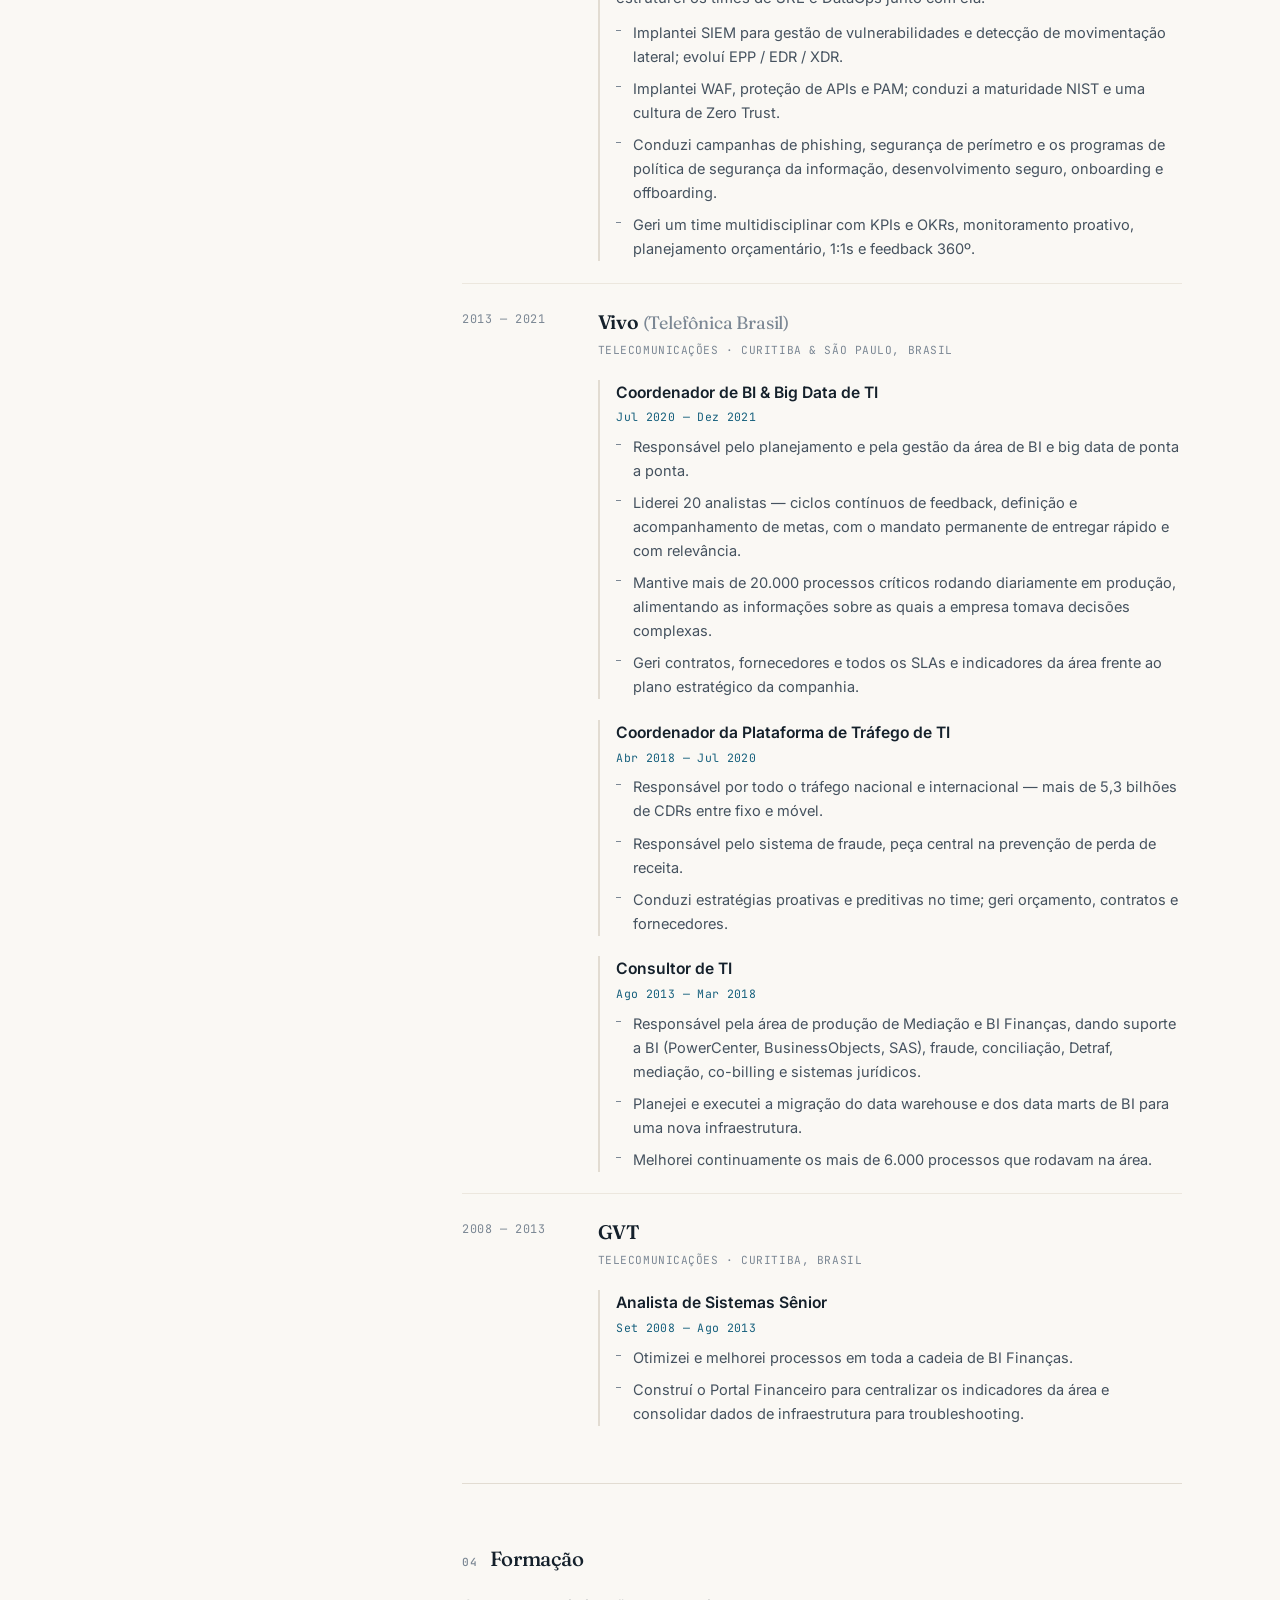
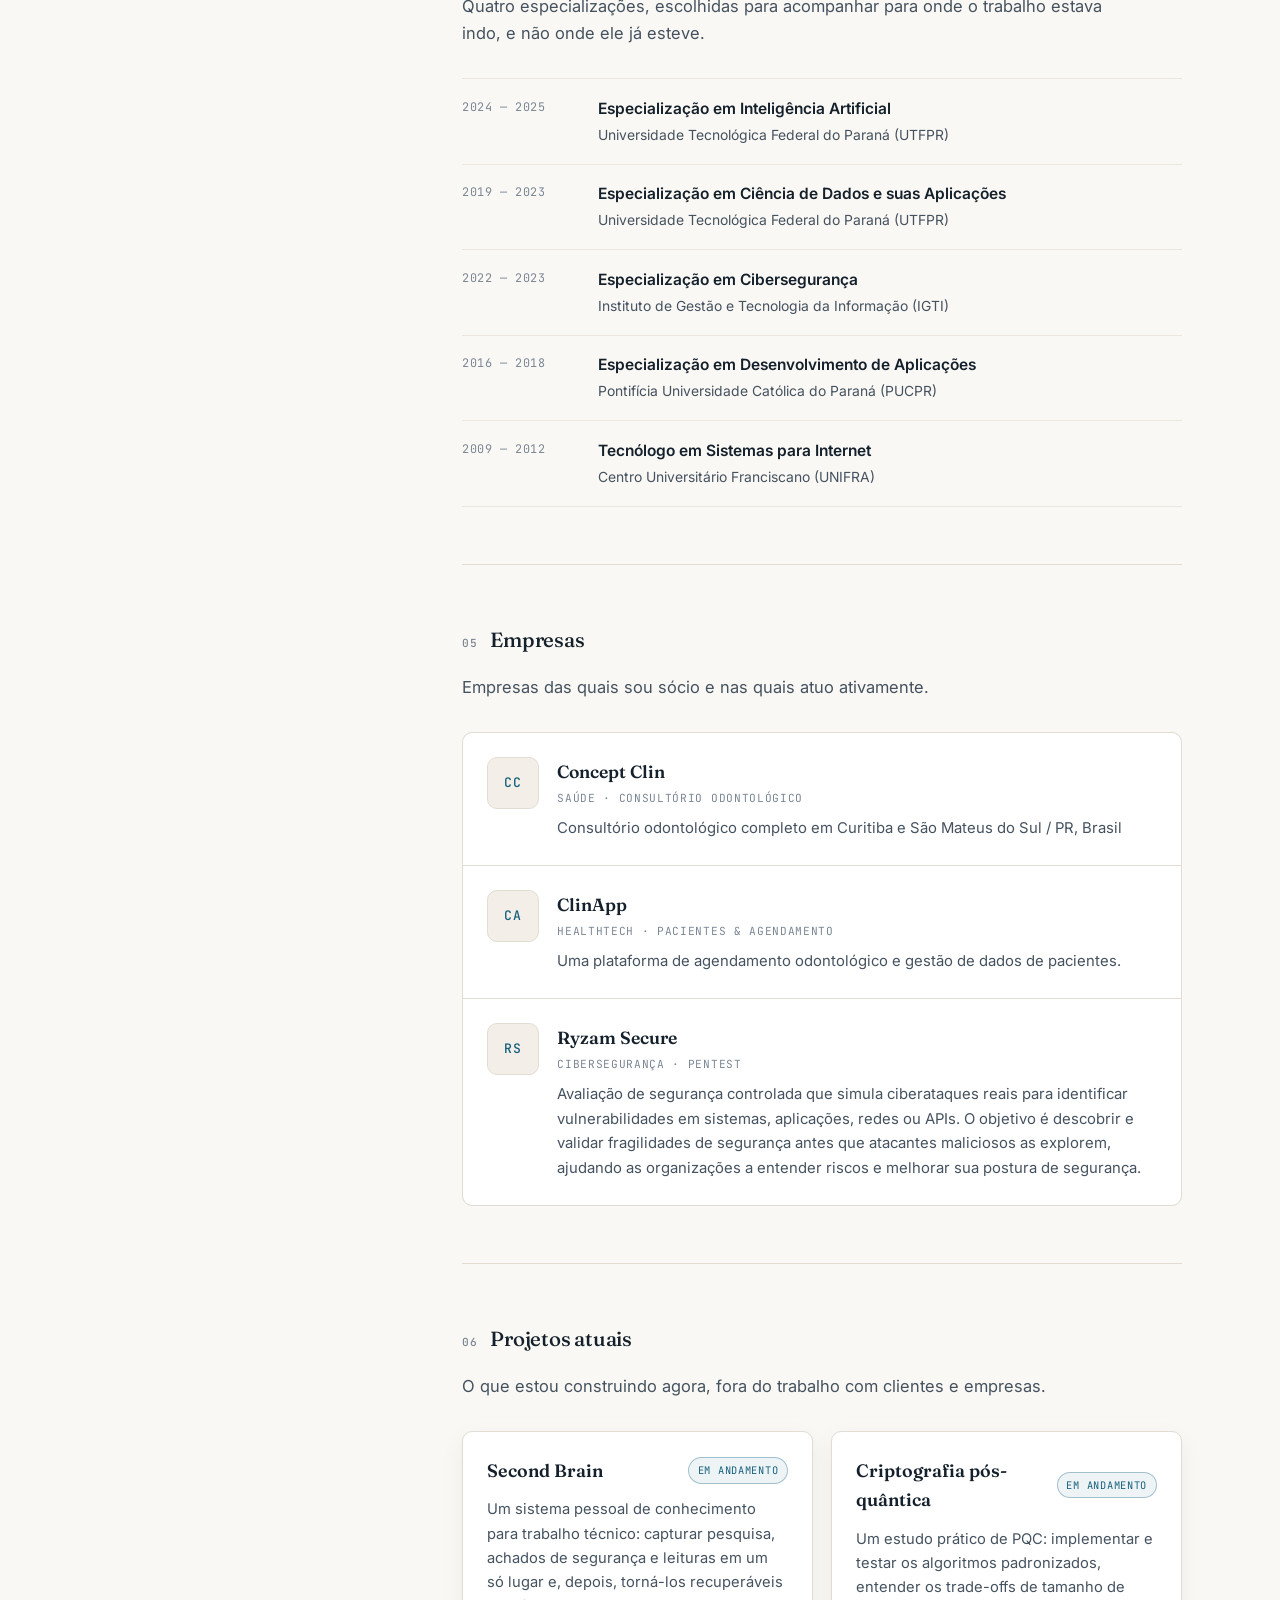
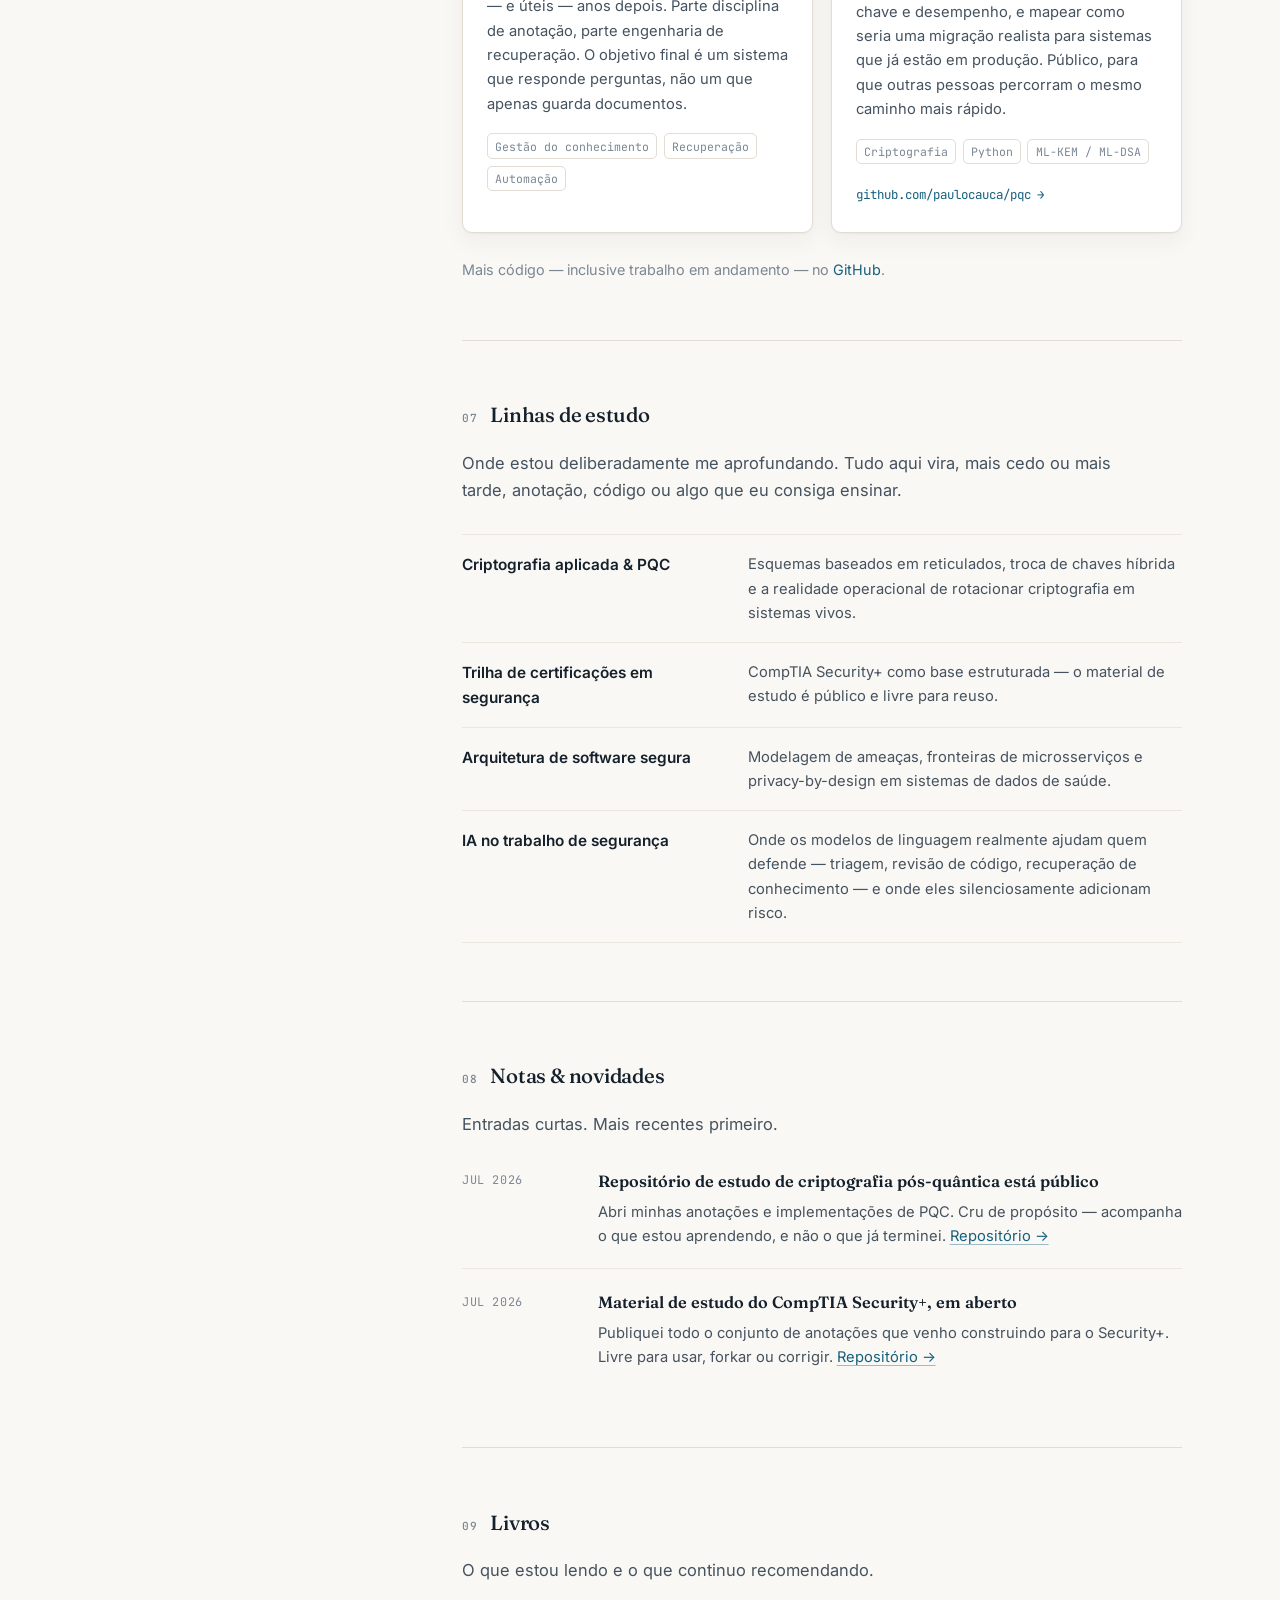
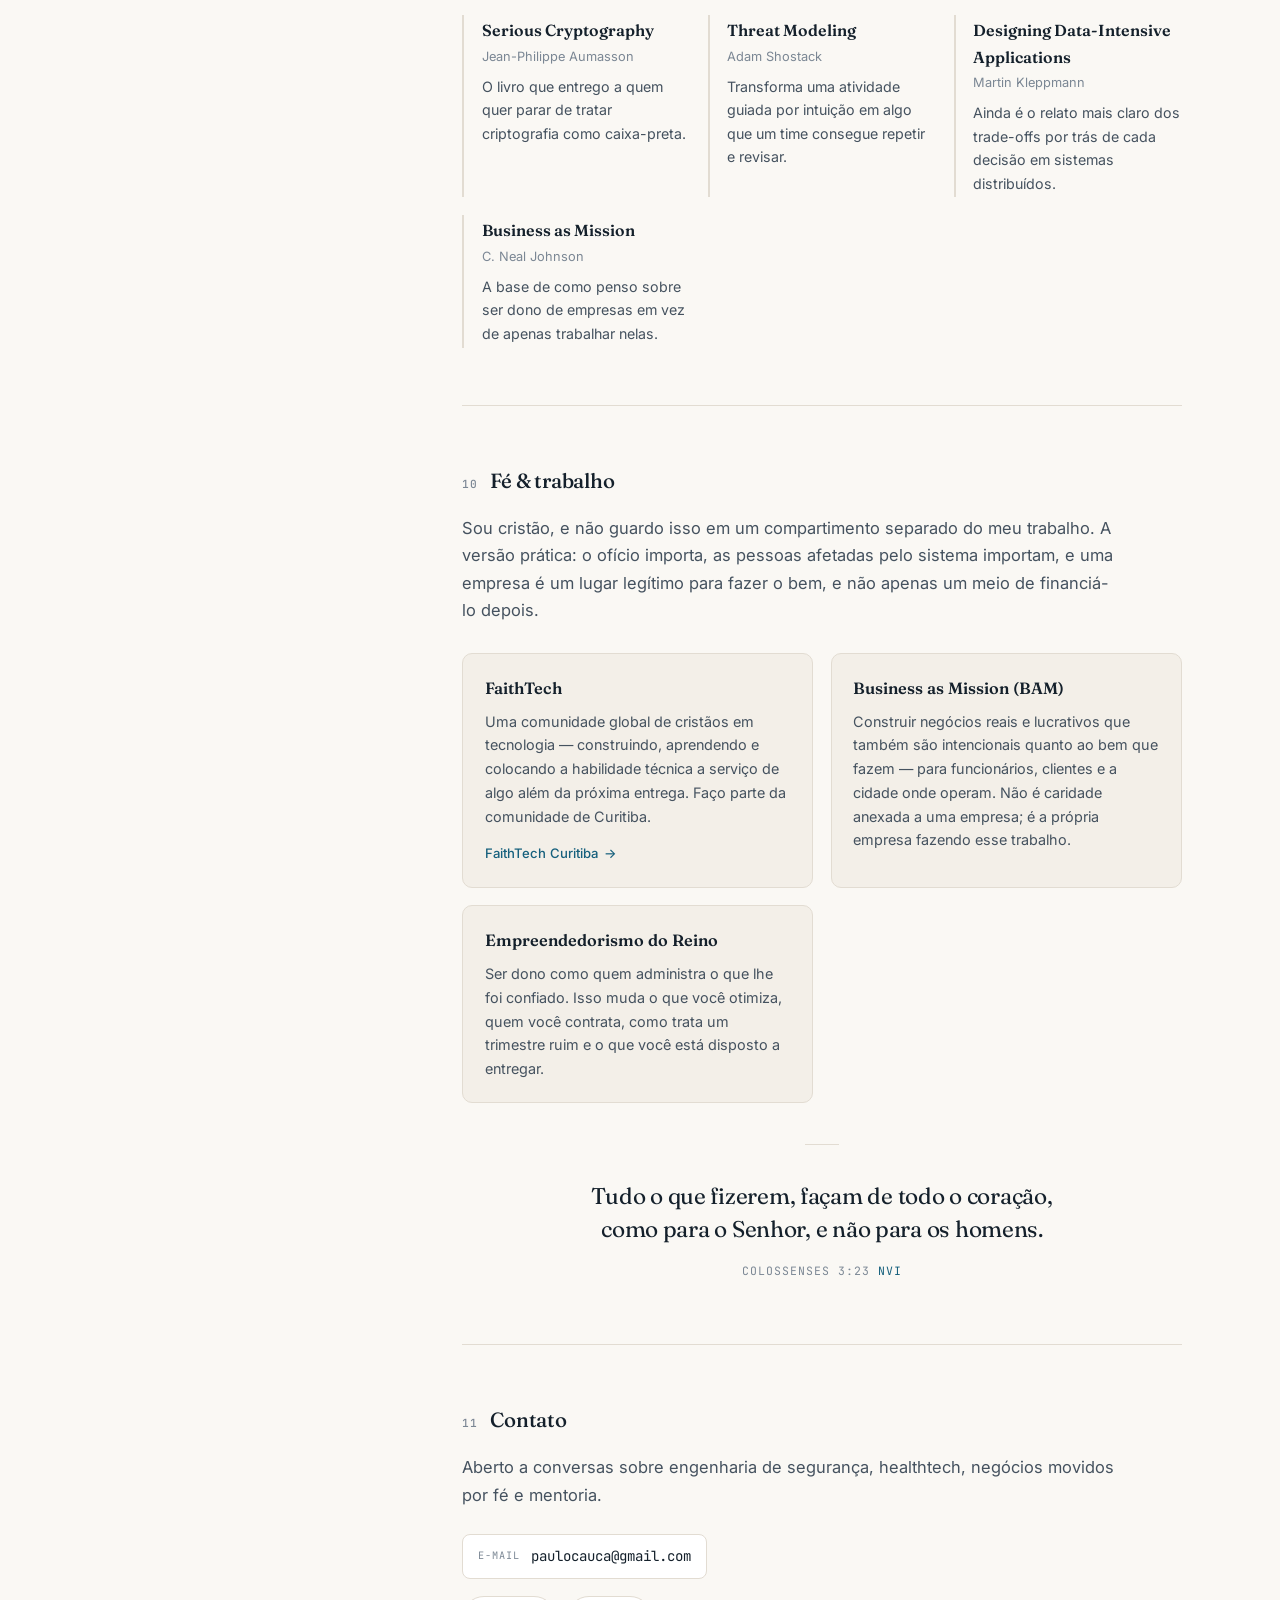
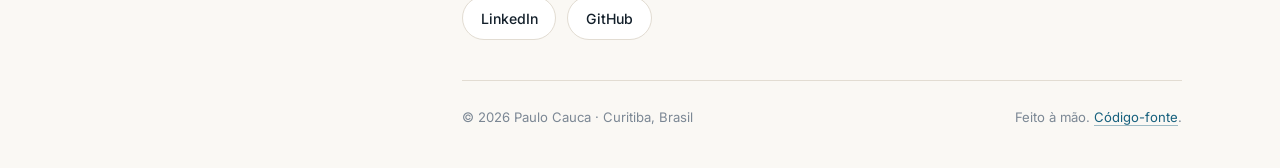
<file: pt/index.html>
<!DOCTYPE html>
<html lang="pt-BR">
<head>
<meta charset="utf-8">
<meta name="viewport" content="width=device-width, initial-scale=1">
<title>Paulo Cauca — Cibersegurança &amp; Software</title>
<meta name="description" content="Paulo Cauca — especialista sênior em cibersegurança em Curitiba, Brasil. Mais de 18 anos entre pagamentos, telecom e saúde. ISO 27001 / 27701 / 27018 e PCI DSS. Sócio da Concept Clin, ClinApp e Ryzam Secure.">
<meta name="author" content="Paulo Cauca">
<link rel="canonical" href="https://paulocauca.github.io/pt/">

<link rel="alternate" hreflang="en" href="https://paulocauca.github.io/">
<link rel="alternate" hreflang="pt-BR" href="https://paulocauca.github.io/pt/">
<link rel="alternate" hreflang="x-default" href="https://paulocauca.github.io/">

<meta property="og:type" content="profile">
<meta property="og:title" content="Paulo Cauca — Cibersegurança &amp; Software">
<meta property="og:description" content="Especialista sênior em cibersegurança em Curitiba, Brasil. Mais de 18 anos entre pagamentos, telecom e saúde. Sócio da Concept Clin, ClinApp e Ryzam Secure.">
<meta property="og:url" content="https://paulocauca.github.io/pt/">
<meta property="og:image" content="https://paulocauca.github.io/assets/img/avatar.jpg">
<meta property="og:locale" content="pt_BR">
<meta property="og:locale:alternate" content="en_US">
<meta name="twitter:card" content="summary">
<meta name="twitter:site" content="@paulocauca">

<link rel="icon" href="data:image/svg+xml,%3Csvg xmlns='http://www.w3.org/2000/svg' viewBox='0 0 100 100'%3E%3Crect width='100' height='100' rx='22' fill='%23132a3e'/%3E%3Ctext x='50' y='68' font-family='Georgia,serif' font-size='52' fill='%23f7f5f1' text-anchor='middle'%3EPC%3C/text%3E%3C/svg%3E">

<link rel="preconnect" href="https://fonts.googleapis.com">
<link rel="preconnect" href="https://fonts.gstatic.com" crossorigin>
<link href="https://fonts.googleapis.com/css2?family=Fraunces:opsz,wght@9..144,400;9..144,500;9..144,600&family=Inter:wght@400;500;600&family=JetBrains+Mono:wght@400;500&display=swap" rel="stylesheet">
<link rel="stylesheet" href="../assets/css/style.css">

<script>
  /* Set the theme before first paint to avoid a flash. */
  (function () {
    try {
      var t = localStorage.getItem('pc-theme');
      if (!t) t = matchMedia('(prefers-color-scheme: dark)').matches ? 'dark' : 'light';
      document.documentElement.setAttribute('data-theme', t);
    } catch (e) {}
  })();
</script>
</head>
<body>
<a class="skip-link" href="#main">Pular para o conteúdo</a>

<div class="shell">

  <!-- ───────────── Left rail ───────────── -->
  <aside class="rail">
    <div class="rail__inner">

      <img class="avatar" src="../assets/img/avatar.jpg" width="160" height="160"
           alt="Retrato de Paulo Cauca" fetchpriority="high">

      <div class="rail__id">
        <h1 class="rail__name">Paulo Cauca</h1>
        <p class="rail__role">Especialista Sênior em Cibersegurança</p>
        <p class="rail__place">
          <svg viewBox="0 0 24 24" aria-hidden="true" class="ico"><path d="M12 21s7-6.1 7-11a7 7 0 1 0-14 0c0 4.9 7 11 7 11Z"/><circle cx="12" cy="10" r="2.6"/></svg>
          Curitiba, Brasil
        </p>
      </div>

      <nav class="rail__nav" aria-label="Seções">
        <a href="#about">Sobre</a>
        <a href="#help">Como posso ajudar</a>
        <a href="#career">Carreira</a>
        <a href="#education">Formação</a>
        <a href="#ventures">Empresas</a>
        <a href="#projects">Projetos</a>
        <a href="#studies">Estudos</a>
        <a href="#notes">Notas</a>
        <a href="#books">Livros</a>
        <a href="#faith">Fé &amp; trabalho</a>
        <a href="#contact">Contato</a>
      </nav>

      <div class="rail__links">
        <a href="https://github.com/paulocauca" rel="me noopener" target="_blank" aria-label="GitHub">
          <svg viewBox="0 0 24 24" aria-hidden="true"><path d="M12 2a10 10 0 0 0-3.16 19.49c.5.09.68-.22.68-.48v-1.7c-2.78.6-3.37-1.34-3.37-1.34-.45-1.16-1.11-1.47-1.11-1.47-.91-.62.07-.6.07-.6 1 .07 1.53 1.03 1.53 1.03.9 1.53 2.36 1.09 2.94.83.09-.65.35-1.09.63-1.34-2.22-.25-4.55-1.11-4.55-4.94 0-1.09.39-1.98 1.03-2.68-.1-.25-.45-1.27.1-2.64 0 0 .84-.27 2.75 1.02a9.5 9.5 0 0 1 5 0c1.91-1.29 2.75-1.02 2.75-1.02.55 1.37.2 2.39.1 2.64.64.7 1.03 1.59 1.03 2.68 0 3.84-2.34 4.68-4.57 4.93.36.31.68.92.68 1.85v2.74c0 .27.18.58.69.48A10 10 0 0 0 12 2Z"/></svg>
        </a>
        <a href="https://www.linkedin.com/in/paulocauca/" rel="me noopener" target="_blank" aria-label="LinkedIn">
          <svg viewBox="0 0 24 24" aria-hidden="true"><path d="M4.98 3.5a2.5 2.5 0 1 1 0 5 2.5 2.5 0 0 1 0-5ZM3 9h4v12H3zM9 9h3.8v1.7h.05c.53-.95 1.83-1.95 3.77-1.95 4.03 0 4.78 2.5 4.78 5.76V21h-4v-5.6c0-1.34-.03-3.06-1.9-3.06-1.9 0-2.2 1.45-2.2 2.96V21H9z"/></svg>
        </a>
        <a href="https://x.com/paulocauca" rel="me noopener" target="_blank" aria-label="X">
          <svg viewBox="0 0 24 24" aria-hidden="true"><path d="M17.5 3h3.2l-7 8 8.2 10h-6.4l-5-6.1L4.8 21H1.6l7.5-8.6L1.2 3h6.6l4.5 5.6L17.5 3Zm-1.1 16h1.8L7.7 4.9H5.8L16.4 19Z"/></svg>
        </a>
        <a href="#contact" aria-label="Dados de contato">
          <svg viewBox="0 0 24 24" aria-hidden="true"><path d="M3 5h18v14H3z" fill="none" stroke="currentColor" stroke-width="1.7"/><path d="m3.5 6 8.5 6.5L20.5 6" fill="none" stroke="currentColor" stroke-width="1.7"/></svg>
        </a>
      </div>

      <div class="rail__prefs">
        <button class="theme" type="button" aria-label="Alternar tema de cor"
                data-label-dark="Escuro" data-label-light="Claro">
          <span class="theme__dot"></span><span class="theme__label">Escuro</span>
        </button>

        <nav class="lang" aria-label="Idioma">
          <a href="../" hreflang="en" lang="en">EN</a>
          <span class="lang__on" aria-current="true">PT</span>
        </nav>
      </div>
    </div>
  </aside>

  <!-- ───────────── Content ───────────── -->
  <main id="main" class="content">

    <!-- Intro -->
    <header class="intro">
      <p class="eyebrow">Engenharia de segurança · Governança &amp; compliance · Healthtech</p>
      <p class="lede">
        Dezoito anos depois, a parte de que mais gosto continua sendo a de ainda não saber algo.
        Estudo em aberto, e tenho prazer em ajudar quem está enfrentando os mesmos problemas.
      </p>
      <p class="intro__sub">
        Por isso este site é menos um portfólio e mais um conjunto de anotações deixadas onde outras
        pessoas possam encontrá-las: material de estudo, código que funciona e o raciocínio por trás
        das decisões. Se algo aqui te poupar uma tarde, já cumpriu seu papel — e se você travou em
        algo que eu já resolvi, é só perguntar.
      </p>
      <div class="intro__cta">
        <a class="btn btn--solid" href="#help">Como posso ajudar</a>
        <a class="btn" href="#projects">Ver o trabalho atual</a>
      </div>
    </header>

    <!-- Sobre -->
    <section id="about" class="sec">
      <h2 class="sec__title"><span class="sec__num">01</span>Sobre</h2>
      <div class="prose">
        <p>
          Sou Paulo Cauca, especialista sênior em cibersegurança, baseado em Curitiba, Brasil. Passei
          quase duas décadas em tecnologia, e o caminho não foi uma linha reta: comecei em sistemas de
          telecom e engenharia de dados, passei anos cuidando de plataformas de BI e big data em escala
          nacional, e depois migrei para liderança de infraestrutura e segurança — e fiquei ali porque
          é onde estão os problemas que acho mais interessantes.
        </p>
        <p>
          Hoje trabalho com engenharia de segurança para pagamentos cross-border no <strong>EBANX</strong>,
          depois de construir e liderar a área de segurança da informação por lá — certificações,
          governança, identidade e o trabalho de cultura que faz tudo isso se sustentar. Antes disso,
          construí do zero um time de cibersegurança na Ligga Telecom e liderei times de BI, big data e
          plataforma de tráfego na Vivo e na GVT.
        </p>
        <p>
          Também sou sócio de três empresas — <strong>Concept Clin</strong>,
          <strong>ClinApp</strong> e <strong>Ryzam Secure</strong> — que é onde boa parte do que penso
          sobre software para saúde e segurança como produto é testado com clientes reais, e não em
          slides.
        </p>
        <p>
          Duas coisas se mantiveram constantes em tudo isso: gosto de times que melhoram enquanto
          entregam, e acredito que os negócios são um lugar legítimo para fazer o bem, não apenas uma
          forma de financiá-lo depois — falo mais sobre isso <a href="#faith">mais abaixo</a>.
        </p>
      </div>

      <ul class="facts">
        <li><span class="facts__k">Experiência</span><span class="facts__v">Mais de 18 anos em tecnologia</span></li>
        <li><span class="facts__k">Certificações sob minha gestão</span><span class="facts__v">ISO 27001 · 27701 · 27018 · PCI DSS</span></li>
        <li><span class="facts__k">Liderança</span><span class="facts__v">Times multidisciplinares de 20+ pessoas</span></li>
        <li><span class="facts__k">Domínios</span><span class="facts__v">Pagamentos · Telecom · Saúde</span></li>
      </ul>
    </section>

    <!-- Como posso ajudar -->
    <section id="help" class="sec">
      <h2 class="sec__title"><span class="sec__num">02</span>Como posso ajudar</h2>

      <div class="cards">
        <article class="card">
          <h3>Revisão de segurança de um produto</h3>
          <p>Modelagem de ameaças, revisão de arquitetura, decisões de autenticação e proteção de dados para times que estão entregando algo sensível</p>
        </article>

        <article class="card">
          <h3>Criptografia pós-quântica</h3>
          <p>Onde a PQC realmente importa para o seu roadmap, o que "harvest now, decrypt later" significa na prática e como planejar a migração sem reescrever tudo.</p>
          <a class="card__link" href="https://github.com/paulocauca/pqc" target="_blank" rel="noopener">Abrir o repositório de estudo<span aria-hidden="true">→</span></a>
        </article>

        <article class="card">
          <h3>Estudo para o Security+</h3>
          <p>Todo o meu material de estudo do CompTIA Security+, em aberto. Gratuito, reutilizável e organizado do jeito que eu gostaria que estivesse quando comecei.</p>
          <a class="card__link" href="https://github.com/paulocauca/comptia_sec_plus_study" target="_blank" rel="noopener">Abrir o material<span aria-hidden="true">→</span></a>
        </article>

        <article class="card">
          <h3>Software para saúde</h3>
          <p>Agendamento, dados de pacientes, operação de clínicas e as restrições no formato LGPD/HIPAA. Lições aprendidas construindo e operando o ClinApp em produção.</p>
          <a class="card__link" href="#ventures">Ver as empresas<span aria-hidden="true">→</span></a>
        </article>

        <article class="card">
          <h3>ISO 27001 &amp; PCI DSS</h3>
          <p>Conseguir a certificação e mantê-la sem que vire um incêndio anual. Sou responsável por ISO 27001, 27701, 27018 e PCI DSS em produção, além da função de GRC em volta delas.</p>
          <a class="card__link" href="#contact">Perguntar sobre compliance<span aria-hidden="true">→</span></a>
        </article>

        <article class="card">
          <h3>Montar um time de segurança</h3>
          <p>Já montei um do zero — SIEM, EDR/XDR, WAF, PAM, Zero Trust, maturidade NIST — e mentorei pessoas que migraram de engenharia para segurança.</p>
          <a class="card__link" href="https://www.linkedin.com/in/paulocauca/" target="_blank" rel="noopener">Falar comigo no LinkedIn<span aria-hidden="true">→</span></a>
        </article>
      </div>
    </section>

    <!-- Carreira -->
    <section id="career" class="sec">
      <h2 class="sec__title"><span class="sec__num">03</span>Carreira</h2>
      <p class="sec__intro">
        Dezoito anos, quatro empresas, uma única direção: de construir sistemas de dados a protegê-los,
        e de fazer o trabalho a liderar quem o faz. Histórico completo no
        <a href="https://www.linkedin.com/in/paulocauca/" target="_blank" rel="noopener">LinkedIn</a>.
      </p>

      <ol class="timeline">

        <li class="tl">
          <div class="tl__when">2023 — Atual</div>
          <div class="tl__body">
            <h3 class="tl__org-name">EBANX</h3>
            <p class="tl__meta">Pagamentos cross-border · Curitiba, Brasil</p>

            <div class="job">
              <h4 class="job__title">Especialista Sênior em Cibersegurança</h4>
              <p class="job__when">Mar 2026 — Atual</p>
              <p class="job__text">
                Engenharia de segurança para pagamentos na América Latina — um domínio em que pressão
                regulatória, fraude e escala chegam todos ao mesmo tempo.
              </p>
            </div>

            <div class="job">
              <h4 class="job__title">Gerente de Segurança da Informação</h4>
              <p class="job__when">Ago 2023 — Atual</p>
              <ul class="bullets">
                <li><strong>Certificações.</strong> Responsável por ISO 27001, ISO 27701, ISO 27018 e PCI DSS — mantendo conformidade contínua, e não apenas passando em uma auditoria anual.</li>
                <li><strong>Governança, risco &amp; compliance.</strong> Liderei a função de GRC: controles efetivos, mitigação de riscos e operações alinhadas à regulação aplicável.</li>
                <li><strong>Gestão de identidade e acesso.</strong> Coordenei o time de IAM, protegendo credenciais e acessos conforme as boas práticas de segurança.</li>
                <li><strong>Conscientização &amp; políticas.</strong> Conduzi programas de conscientização e escrevi as políticas e normas que constroem uma cultura de segurança que as pessoas de fato seguem.</li>
              </ul>
            </div>
          </div>
        </li>

        <li class="tl">
          <div class="tl__when">2022 — 2023</div>
          <div class="tl__body">
            <h3 class="tl__org-name">Ligga Telecom</h3>
            <p class="tl__meta">Telecomunicações · Curitiba, Brasil</p>

            <div class="job">
              <h4 class="job__title">Gerente de Infraestrutura de TI &amp; Segurança</h4>
              <p class="job__when">Jan 2022 — Ago 2023</p>
              <p class="job__text">
                Construí do zero a área de cibersegurança e segurança da informação, e estruturei os
                times de SRE e DataOps junto com ela.
              </p>
              <ul class="bullets">
                <li>Implantei SIEM para gestão de vulnerabilidades e detecção de movimentação lateral; evoluí EPP / EDR / XDR.</li>
                <li>Implantei WAF, proteção de APIs e PAM; conduzi a maturidade NIST e uma cultura de Zero Trust.</li>
                <li>Conduzi campanhas de phishing, segurança de perímetro e os programas de política de segurança da informação, desenvolvimento seguro, onboarding e offboarding.</li>
                <li>Geri um time multidisciplinar com KPIs e OKRs, monitoramento proativo, planejamento orçamentário, 1:1s e feedback 360º.</li>
              </ul>
            </div>
          </div>
        </li>

        <li class="tl">
          <div class="tl__when">2013 — 2021</div>
          <div class="tl__body">
            <h3 class="tl__org-name">Vivo <span class="tl__alt">(Telefônica Brasil)</span></h3>
            <p class="tl__meta">Telecomunicações · Curitiba &amp; São Paulo, Brasil</p>

            <div class="job">
              <h4 class="job__title">Coordenador de BI &amp; Big Data de TI</h4>
              <p class="job__when">Jul 2020 — Dez 2021</p>
              <ul class="bullets">
                <li>Responsável pelo planejamento e pela gestão da área de BI e big data de ponta a ponta.</li>
                <li>Liderei 20 analistas — ciclos contínuos de feedback, definição e acompanhamento de metas, com o mandato permanente de entregar rápido e com relevância.</li>
                <li>Mantive mais de 20.000 processos críticos rodando diariamente em produção, alimentando as informações sobre as quais a empresa tomava decisões complexas.</li>
                <li>Geri contratos, fornecedores e todos os SLAs e indicadores da área frente ao plano estratégico da companhia.</li>
              </ul>
            </div>

            <div class="job">
              <h4 class="job__title">Coordenador da Plataforma de Tráfego de TI</h4>
              <p class="job__when">Abr 2018 — Jul 2020</p>
              <ul class="bullets">
                <li>Responsável por todo o tráfego nacional e internacional — mais de 5,3 bilhões de CDRs entre fixo e móvel.</li>
                <li>Responsável pelo sistema de fraude, peça central na prevenção de perda de receita.</li>
                <li>Conduzi estratégias proativas e preditivas no time; geri orçamento, contratos e fornecedores.</li>
              </ul>
            </div>

            <div class="job">
              <h4 class="job__title">Consultor de TI</h4>
              <p class="job__when">Ago 2013 — Mar 2018</p>
              <ul class="bullets">
                <li>Responsável pela área de produção de Mediação e BI Finanças, dando suporte a BI (PowerCenter, BusinessObjects, SAS), fraude, conciliação, Detraf, mediação, co-billing e sistemas jurídicos.</li>
                <li>Planejei e executei a migração do data warehouse e dos data marts de BI para uma nova infraestrutura.</li>
                <li>Melhorei continuamente os mais de 6.000 processos que rodavam na área.</li>
              </ul>
            </div>
          </div>
        </li>

        <li class="tl">
          <div class="tl__when">2008 — 2013</div>
          <div class="tl__body">
            <h3 class="tl__org-name">GVT</h3>
            <p class="tl__meta">Telecomunicações · Curitiba, Brasil</p>

            <div class="job">
              <h4 class="job__title">Analista de Sistemas Sênior</h4>
              <p class="job__when">Set 2008 — Ago 2013</p>
              <ul class="bullets">
                <li>Otimizei e melhorei processos em toda a cadeia de BI Finanças.</li>
                <li>Construí o Portal Financeiro para centralizar os indicadores da área e consolidar dados de infraestrutura para troubleshooting.</li>
              </ul>
            </div>
          </div>
        </li>

      </ol>
    </section>

    <!-- Formação -->
    <section id="education" class="sec">
      <h2 class="sec__title"><span class="sec__num">04</span>Formação</h2>
      <p class="sec__intro">
        Quatro especializações, escolhidas para acompanhar para onde o trabalho estava indo, e não onde ele já esteve.
      </p>

      <ol class="edu">
        <li class="edu__item">
          <div class="edu__when">2024 — 2025</div>
          <div>
            <h3>Especialização em Inteligência Artificial</h3>
            <p class="edu__org">Universidade Tecnológica Federal do Paraná (UTFPR)</p>
          </div>
        </li>
        <li class="edu__item">
          <div class="edu__when">2019 — 2023</div>
          <div>
            <h3>Especialização em Ciência de Dados e suas Aplicações</h3>
            <p class="edu__org">Universidade Tecnológica Federal do Paraná (UTFPR)</p>
          </div>
        </li>
        <li class="edu__item">
          <div class="edu__when">2022 — 2023</div>
          <div>
            <h3>Especialização em Cibersegurança</h3>
            <p class="edu__org">Instituto de Gestão e Tecnologia da Informação (IGTI)</p>
          </div>
        </li>
        <li class="edu__item">
          <div class="edu__when">2016 — 2018</div>
          <div>
            <h3>Especialização em Desenvolvimento de Aplicações</h3>
            <p class="edu__org">Pontifícia Universidade Católica do Paraná (PUCPR)</p>
          </div>
        </li>
        <li class="edu__item">
          <div class="edu__when">2009 — 2012</div>
          <div>
            <h3>Tecnólogo em Sistemas para Internet</h3>
            <p class="edu__org">Centro Universitário Franciscano (UNIFRA)</p>
          </div>
        </li>
      </ol>
    </section>

    <!-- Empresas -->
    <section id="ventures" class="sec">
      <h2 class="sec__title"><span class="sec__num">05</span>Empresas</h2>
      <p class="sec__intro">Empresas das quais sou sócio e nas quais atuo ativamente.</p>

      <div class="ventures">
        <article class="venture">
          <div class="venture__mark" aria-hidden="true">CC</div>
          <div>
            <h3>Concept Clin</h3>
            <p class="venture__tag">Saúde · Consultório odontológico</p>
            <p>
              Consultório odontológico completo em Curitiba e São Mateus do Sul / PR, Brasil
            </p>
          </div>
        </article>

        <article class="venture">
          <div class="venture__mark" aria-hidden="true">CA</div>
          <div>
            <h3>ClinApp</h3>
            <p class="venture__tag">Healthtech · Pacientes &amp; agendamento</p>
            <p>
              Uma plataforma de agendamento odontológico e gestão de dados de pacientes.
            </p>
          </div>
        </article>

        <article class="venture">
          <div class="venture__mark" aria-hidden="true">RS</div>
          <div>
            <h3>Ryzam Secure</h3>
            <p class="venture__tag">Cibersegurança · Pentest</p>
            <p>
              Avaliação de segurança controlada que simula ciberataques reais para identificar
              vulnerabilidades em sistemas, aplicações, redes ou APIs. O objetivo é descobrir e validar
              fragilidades de segurança antes que atacantes maliciosos as explorem, ajudando as
              organizações a entender riscos e melhorar sua postura de segurança.
            </p>
          </div>
        </article>
      </div>
    </section>

    <!-- Projetos -->
    <section id="projects" class="sec">
      <h2 class="sec__title"><span class="sec__num">06</span>Projetos atuais</h2>
      <p class="sec__intro">O que estou construindo agora, fora do trabalho com clientes e empresas.</p>

      <div class="projects">
        <article class="proj">
          <header class="proj__head">
            <h3>Second Brain</h3>
            <span class="badge badge--active">Em andamento</span>
          </header>
          <p>
            Um sistema pessoal de conhecimento para trabalho técnico: capturar pesquisa, achados de
            segurança e leituras em um só lugar e, depois, torná-los recuperáveis — e úteis — anos
            depois. Parte disciplina de anotação, parte engenharia de recuperação. O objetivo final é
            um sistema que responde perguntas, não um que apenas guarda documentos.
          </p>
          <ul class="tags">
            <li>Gestão do conhecimento</li><li>Recuperação</li><li>Automação</li>
          </ul>
        </article>

        <article class="proj">
          <header class="proj__head">
            <h3>Criptografia pós-quântica</h3>
            <span class="badge badge--active">Em andamento</span>
          </header>
          <p>
            Um estudo prático de PQC: implementar e testar os algoritmos padronizados, entender os
            trade-offs de tamanho de chave e desempenho, e mapear como seria uma migração realista para
            sistemas que já estão em produção. Público, para que outras pessoas percorram o mesmo
            caminho mais rápido.
          </p>
          <ul class="tags">
            <li>Criptografia</li><li>Python</li><li>ML-KEM / ML-DSA</li>
          </ul>
          <a class="proj__link" href="https://github.com/paulocauca/pqc" target="_blank" rel="noopener">
            github.com/paulocauca/pqc<span aria-hidden="true">→</span>
          </a>
        </article>
      </div>

      <p class="sec__foot">
        Mais código — inclusive trabalho em andamento — no
        <a href="https://github.com/paulocauca?tab=repositories" target="_blank" rel="noopener">GitHub</a>.
      </p>
    </section>

    <!-- Estudos -->
    <section id="studies" class="sec">
      <h2 class="sec__title"><span class="sec__num">07</span>Linhas de estudo</h2>
      <p class="sec__intro">
        Onde estou deliberadamente me aprofundando. Tudo aqui vira, mais cedo ou mais tarde, anotação,
        código ou algo que eu consiga ensinar.
      </p>

      <div class="study">
        <div class="study__row">
          <h3>Criptografia aplicada &amp; PQC</h3>
          <p>Esquemas baseados em reticulados, troca de chaves híbrida e a realidade operacional de rotacionar criptografia em sistemas vivos.</p>
        </div>
        <div class="study__row">
          <h3>Trilha de certificações em segurança</h3>
          <p>CompTIA Security+ como base estruturada — o material de estudo é público e livre para reuso.</p>
        </div>
        <div class="study__row">
          <h3>Arquitetura de software segura</h3>
          <p>Modelagem de ameaças, fronteiras de microsserviços e privacy-by-design em sistemas de dados de saúde.</p>
        </div>
        <div class="study__row">
          <h3>IA no trabalho de segurança</h3>
          <p>Onde os modelos de linguagem realmente ajudam quem defende — triagem, revisão de código, recuperação de conhecimento — e onde eles silenciosamente adicionam risco.</p>
        </div>
      </div>
    </section>

    <!-- Notas -->
    <section id="notes" class="sec">
      <h2 class="sec__title"><span class="sec__num">08</span>Notas &amp; novidades</h2>
      <p class="sec__intro">Entradas curtas. Mais recentes primeiro.</p>

      <ul class="notes">
        <li class="note">
          <time datetime="2026-07">Jul 2026</time>
          <div>
            <h3>Repositório de estudo de criptografia pós-quântica está público</h3>
            <p>
              Abri minhas anotações e implementações de PQC. Cru de propósito — acompanha o que estou
              aprendendo, e não o que já terminei.
              <a href="https://github.com/paulocauca/pqc" target="_blank" rel="noopener">Repositório →</a>
            </p>
          </div>
        </li>
        <li class="note">
          <time datetime="2026-07">Jul 2026</time>
          <div>
            <h3>Material de estudo do CompTIA Security+, em aberto</h3>
            <p>
              Publiquei todo o conjunto de anotações que venho construindo para o Security+. Livre para
              usar, forkar ou corrigir.
              <a href="https://github.com/paulocauca/comptia_sec_plus_study" target="_blank" rel="noopener">Repositório →</a>
            </p>
          </div>
        </li>

        <!--
          EDITE AQUI: adicione uma nova nota no TOPO desta lista.
          <li class="note">
            <time datetime="2026-09">Set 2026</time>
            <div>
              <h3>Título</h3>
              <p>Duas ou três frases. Linke para fora se houver algo a ler.</p>
            </div>
          </li>
        -->
      </ul>
    </section>

    <!-- Livros -->
    <section id="books" class="sec">
      <h2 class="sec__title"><span class="sec__num">09</span>Livros</h2>
      <p class="sec__intro">
        O que estou lendo e o que continuo recomendando.
      </p>

      <div class="books">
        <article class="book">
          <h3>Serious Cryptography</h3>
          <p class="book__by">Jean-Philippe Aumasson</p>
          <p>O livro que entrego a quem quer parar de tratar criptografia como caixa-preta.</p>
        </article>
        <article class="book">
          <h3>Threat Modeling</h3>
          <p class="book__by">Adam Shostack</p>
          <p>Transforma uma atividade guiada por intuição em algo que um time consegue repetir e revisar.</p>
        </article>
        <article class="book">
          <h3>Designing Data-Intensive Applications</h3>
          <p class="book__by">Martin Kleppmann</p>
          <p>Ainda é o relato mais claro dos trade-offs por trás de cada decisão em sistemas distribuídos.</p>
        </article>
        <article class="book">
          <h3>Business as Mission</h3>
          <p class="book__by">C. Neal Johnson</p>
          <p>A base de como penso sobre ser dono de empresas em vez de apenas trabalhar nelas.</p>
        </article>
      </div>
    </section>

    <!-- Fé -->
    <section id="faith" class="sec">
      <h2 class="sec__title"><span class="sec__num">10</span>Fé &amp; trabalho</h2>
      <div class="prose">
        <p>
          Sou cristão, e não guardo isso em um compartimento separado do meu trabalho. A versão prática:
          o ofício importa, as pessoas afetadas pelo sistema importam, e uma empresa é um lugar legítimo
          para fazer o bem, e não apenas um meio de financiá-lo depois.
        </p>
      </div>

      <div class="faith">
        <article class="faith__item">
          <h3>FaithTech</h3>
          <p>
            Uma comunidade global de cristãos em tecnologia — construindo, aprendendo e colocando a
            habilidade técnica a serviço de algo além da próxima entrega. Faço parte da comunidade de
            Curitiba.
          </p>
          <a class="card__link" href="https://faithtech.com/city/curitiba/" target="_blank" rel="noopener">FaithTech Curitiba<span aria-hidden="true">→</span></a>
        </article>
        <article class="faith__item">
          <h3>Business as Mission (BAM)</h3>
          <p>
            Construir negócios reais e lucrativos que também são intencionais quanto ao bem que fazem —
            para funcionários, clientes e a cidade onde operam. Não é caridade anexada a uma empresa;
            é a própria empresa fazendo esse trabalho.
          </p>
        </article>
        <article class="faith__item">
          <h3>Empreendedorismo do Reino</h3>
          <p>
            Ser dono como quem administra o que lhe foi confiado. Isso muda o que você otimiza, quem
            você contrata, como trata um trimestre ruim e o que você está disposto a entregar.
          </p>
        </article>
      </div>

      <figure class="verse">
        <blockquote>
          Tudo o que fizerem, façam de todo o coração, como para o Senhor,
          e não para os homens.
        </blockquote>
        <figcaption>Colossenses 3:23 <span class="verse__ver">NVI</span></figcaption>
      </figure>
    </section>

    <!-- Contato -->
    <section id="contact" class="sec sec--last">
      <h2 class="sec__title"><span class="sec__num">11</span>Contato</h2>
      <div class="prose">
        <p>
          Aberto a conversas sobre engenharia de segurança, healthtech, negócios movidos por fé e mentoria.
        </p>
      </div>
      <p class="email">
        <span class="email__k">E-mail</span>
        <span class="email__v">paulocauca@gmail.com</span>
      </p>

      <div class="contact">
        <a class="btn" href="https://www.linkedin.com/in/paulocauca/" target="_blank" rel="noopener">LinkedIn</a>
        <a class="btn" href="https://github.com/paulocauca" target="_blank" rel="noopener">GitHub</a>
      </div>
    </section>

    <footer class="foot">
      <p>© <span id="year">2026</span> Paulo Cauca · Curitiba, Brasil</p>
      <p>Feito à mão. <a href="https://github.com/paulocauca/paulocauca.github.io" target="_blank" rel="noopener">Código-fonte</a>.</p>
    </footer>

  </main>
</div>

<script src="../assets/js/main.js" defer></script>
</body>
</html>
</file>
<file: assets/css/style.css>
/* ============================================================
   paulocauca.github.io
   Palette: warm paper + deep navy ink + one muted accent.
   Type: Fraunces (display) / Inter (text) / JetBrains Mono (meta)
   ============================================================ */

:root {
  --paper:      #faf8f4;
  --paper-2:    #f3efe8;
  --card:       #ffffff;
  --ink:        #14202b;
  --ink-2:      #45525f;
  --ink-3:      #7b8794;
  --rule:       #e2dcd2;
  --rule-2:     #ece7de;
  --accent:     #1d4e63;
  --accent-ink: #16607d;
  --shadow:     0 1px 2px rgba(20,32,43,.04), 0 8px 24px rgba(20,32,43,.05);

  --rail-w: 300px;
  --measure: 66ch;

  --f-display: "Fraunces", Georgia, "Times New Roman", serif;
  --f-text: "Inter", -apple-system, BlinkMacSystemFont, "Segoe UI", Helvetica, Arial, sans-serif;
  --f-mono: "JetBrains Mono", ui-monospace, SFMono-Regular, Menlo, monospace;
}

html[data-theme="dark"] {
  --paper:      #10151a;
  --paper-2:    #161d24;
  --card:       #171f27;
  --ink:        #e9e6df;
  --ink-2:      #a9b2bb;
  --ink-3:      #77838e;
  --rule:       #263039;
  --rule-2:     #1e262e;
  --accent:     #7fc3dd;
  --accent-ink: #8fd0e8;
  --shadow:     0 1px 2px rgba(0,0,0,.3), 0 8px 24px rgba(0,0,0,.28);
}

*, *::before, *::after { box-sizing: border-box; }

html { -webkit-text-size-adjust: 100%; scroll-behavior: smooth; }
@media (prefers-reduced-motion: reduce) {
  html { scroll-behavior: auto; }
  * { animation-duration: .01ms !important; transition-duration: .01ms !important; }
}

body {
  margin: 0;
  background: var(--paper);
  color: var(--ink);
  font-family: var(--f-text);
  font-size: 16.5px;
  line-height: 1.65;
  -webkit-font-smoothing: antialiased;
  text-rendering: optimizeLegibility;
}

a { color: var(--accent-ink); text-decoration: none; }
.prose a, .sec__intro a, .tl__text a, .note p a, .foot a {
  text-decoration: underline;
  text-decoration-thickness: 1px;
  text-underline-offset: 3px;
  text-decoration-color: color-mix(in srgb, var(--accent-ink) 40%, transparent);
}
.prose a:hover, .sec__intro a:hover, .tl__text a:hover, .note p a:hover, .foot a:hover {
  text-decoration-color: var(--accent-ink);
}

:focus-visible {
  outline: 2px solid var(--accent-ink);
  outline-offset: 3px;
  border-radius: 3px;
}

.skip-link {
  position: absolute; left: -9999px; top: 0;
  background: var(--ink); color: var(--paper);
  padding: .7rem 1.1rem; z-index: 100; border-radius: 0 0 6px 0;
}
.skip-link:focus { left: 0; }

/* ── Layout ───────────────────────────────────────────────── */

.shell {
  display: grid;
  grid-template-columns: var(--rail-w) minmax(0, 1fr);
  max-width: 1180px;
  margin: 0 auto;
  gap: clamp(2rem, 5vw, 5rem);
  padding: 0 clamp(1.25rem, 4vw, 3rem);
}

/* ── Left rail ────────────────────────────────────────────── */

.rail { position: relative; }

.rail__inner {
  position: sticky;
  top: 0;
  display: flex;
  flex-direction: column;
  gap: 1.6rem;
  padding: clamp(3rem, 7vh, 5.5rem) 0 3rem;
  min-height: 100vh;
}

.avatar {
  width: 148px; height: 148px;
  border-radius: 50%;
  object-fit: cover;
  display: block;
  background: var(--paper-2);
  box-shadow: 0 0 0 1px var(--rule), 0 0 0 8px var(--paper), 0 0 0 9px var(--rule-2);
}

.rail__name {
  font-family: var(--f-display);
  font-weight: 500;
  font-size: 1.72rem;
  line-height: 1.15;
  letter-spacing: -.015em;
  margin: 0 0 .35rem;
}
.rail__role {
  margin: 0;
  font-size: .93rem;
  color: var(--ink-2);
  font-weight: 500;
}
.rail__place {
  margin: .45rem 0 0;
  font-size: .82rem;
  color: var(--ink-3);
  display: flex; align-items: center; gap: .35rem;
}
.ico { width: 14px; height: 14px; fill: none; stroke: currentColor; stroke-width: 1.6; }

/* nav */
.rail__nav {
  display: flex; flex-direction: column;
  border-left: 1px solid var(--rule);
  padding-left: 0;
}
.rail__nav a {
  font-size: .875rem;
  color: var(--ink-3);
  padding: .34rem 0 .34rem 1rem;
  margin-left: -1px;
  border-left: 2px solid transparent;
  transition: color .18s ease, border-color .18s ease, padding-left .18s ease;
}
.rail__nav a:hover { color: var(--ink); }
.rail__nav a.is-active {
  color: var(--ink);
  font-weight: 500;
  border-left-color: var(--accent);
}

/* social */
.rail__links { display: flex; gap: .35rem; margin-top: auto; }
.rail__links a {
  width: 34px; height: 34px;
  display: grid; place-items: center;
  border: 1px solid var(--rule);
  border-radius: 8px;
  color: var(--ink-2);
  transition: color .18s ease, border-color .18s ease, background .18s ease;
}
.rail__links a:hover { color: var(--ink); border-color: var(--ink-3); background: var(--card); }
.rail__links svg { width: 16px; height: 16px; fill: currentColor; }

/* preferences row: theme + language */
.rail__prefs {
  display: flex; align-items: center;
  gap: .9rem;
  flex-wrap: wrap;
}

/* language switch */
.lang {
  display: inline-flex; align-items: center;
  font-family: var(--f-mono);
  font-size: .72rem;
  letter-spacing: .06em;
  border: 1px solid var(--rule);
  border-radius: 7px;
  overflow: hidden;
}
.lang a, .lang__on {
  padding: .22rem .48rem;
  line-height: 1.4;
  color: var(--ink-3);
  transition: color .18s ease, background .18s ease;
}
.lang a:hover { color: var(--ink); background: var(--card); }
.lang__on {
  color: var(--ink);
  font-weight: 500;
  background: var(--card);
}
.lang a + .lang__on, .lang__on + a { border-left: 1px solid var(--rule); }

/* theme toggle */
.theme {
  align-self: flex-start;
  display: inline-flex; align-items: center; gap: .5rem;
  background: none; border: 0; padding: 0;
  font: inherit; font-size: .8rem; color: var(--ink-3);
  cursor: pointer;
}
.theme:hover { color: var(--ink); }
.theme__dot {
  width: 11px; height: 11px; border-radius: 50%;
  border: 1.5px solid currentColor;
  background: linear-gradient(90deg, currentColor 50%, transparent 50%);
}

/* ── Content ──────────────────────────────────────────────── */

.content { padding: clamp(3rem, 7vh, 5.5rem) 0 0; min-width: 0; }

.intro { max-width: var(--measure); padding-bottom: clamp(2.5rem, 5vw, 3.5rem); }

.eyebrow {
  font-family: var(--f-mono);
  font-size: .72rem;
  letter-spacing: .1em;
  text-transform: uppercase;
  color: var(--ink-3);
  margin: 0 0 1.4rem;
}

.lede {
  font-family: var(--f-display);
  font-weight: 400;
  font-size: clamp(1.5rem, 3.1vw, 2.15rem);
  line-height: 1.28;
  letter-spacing: -.02em;
  margin: 0 0 1.2rem;
  color: var(--ink);
}

.intro__sub { margin: 0; color: var(--ink-2); font-size: 1.02rem; }

.intro__cta { display: flex; flex-wrap: wrap; gap: .7rem; margin-top: 1.9rem; }

.btn {
  display: inline-flex; align-items: center;
  padding: .58rem 1.1rem;
  border: 1px solid var(--rule);
  border-radius: 999px;
  font-size: .88rem; font-weight: 500;
  color: var(--ink);
  background: var(--card);
  transition: border-color .18s ease, transform .18s ease, background .18s ease;
}
.btn:hover { border-color: var(--ink-3); transform: translateY(-1px); }
.btn--solid {
  background: var(--accent); border-color: var(--accent); color: #fff;
}
html[data-theme="dark"] .btn--solid { color: #0d1319; }
.btn--solid:hover { border-color: var(--accent); opacity: .92; }

/* section scaffolding */
.sec {
  padding: clamp(2.6rem, 5vw, 3.6rem) 0;
  border-top: 1px solid var(--rule);
}
.sec--last { padding-bottom: 2.5rem; }
.sec[id] { scroll-margin-top: 1.5rem; }

.sec__title {
  font-family: var(--f-display);
  font-weight: 500;
  font-size: 1.28rem;
  letter-spacing: -.01em;
  margin: 0 0 1.1rem;
  display: flex; align-items: baseline; gap: .8rem;
}
.sec__num {
  font-family: var(--f-mono);
  font-size: .7rem;
  font-weight: 500;
  color: var(--ink-3);
  letter-spacing: .06em;
}

.sec__intro { max-width: var(--measure); color: var(--ink-2); margin: 0 0 1.9rem; }
.sec__foot { margin: 1.6rem 0 0; font-size: .9rem; color: var(--ink-3); }

.prose { max-width: var(--measure); }
.prose p { margin: 0 0 1.05rem; color: var(--ink-2); }
.prose p:last-child { margin-bottom: 0; }
.prose strong { color: var(--ink); font-weight: 600; }

/* ── Facts strip (under About) ─────────────────────────────── */

.facts {
  list-style: none;
  margin: 1.9rem 0 0;
  padding: 0;
  display: grid;
  grid-template-columns: repeat(2, minmax(0, 1fr)); /* 4 items — always a full grid */
  gap: 1px;
  background: var(--rule);
  border: 1px solid var(--rule);
  border-radius: 10px;
  overflow: hidden;
}
@media (min-width: 1080px) {
  .facts { grid-template-columns: repeat(4, minmax(0, 1fr)); }
}
.facts li {
  background: var(--card);
  padding: .95rem 1.1rem;
  display: flex; flex-direction: column; gap: .28rem;
}
.facts__k {
  font-family: var(--f-mono);
  font-size: .66rem; letter-spacing: .08em; text-transform: uppercase;
  color: var(--ink-3);
}
.facts__v { font-size: .89rem; font-weight: 500; color: var(--ink); }

/* ── Help cards ───────────────────────────────────────────── */

.cards {
  display: grid;
  grid-template-columns: repeat(auto-fit, minmax(238px, 1fr));
  gap: 1px;
  background: var(--rule);
  border: 1px solid var(--rule);
  border-radius: 10px;
  overflow: hidden;
}
.card {
  background: var(--card);
  padding: 1.35rem 1.4rem 1.25rem;
  display: flex; flex-direction: column;
  transition: background .18s ease;
}
.card:hover { background: var(--paper-2); }
.card h3 {
  font-family: var(--f-display);
  font-size: 1.02rem; font-weight: 600;
  margin: 0 0 .5rem; letter-spacing: -.005em;
}
.card p { margin: 0 0 1rem; font-size: .9rem; color: var(--ink-2); flex: 1; }

.card__link {
  font-size: .82rem; font-weight: 500;
  display: inline-flex; align-items: center; gap: .4rem;
  color: var(--accent-ink);
}
.card__link span { transition: transform .18s ease; }
.card__link:hover span { transform: translateX(3px); }

/* ── Timeline ─────────────────────────────────────────────── */

.timeline { list-style: none; margin: 0; padding: 0; }
.tl {
  display: grid;
  grid-template-columns: 110px minmax(0, 1fr);
  gap: 1.6rem;
  padding: 1.35rem 0;
  border-bottom: 1px solid var(--rule-2);
}
.tl:first-child { padding-top: 0; }
.tl:last-child { border-bottom: 0; padding-bottom: 0; }
.tl__when {
  font-family: var(--f-mono);
  font-size: .74rem;
  letter-spacing: .05em;
  text-transform: uppercase;
  color: var(--ink-3);
  padding-top: .28rem;
}
.tl__body { max-width: var(--measure); }

/* company header */
.tl__org-name {
  font-family: var(--f-display);
  font-size: 1.22rem; font-weight: 600;
  letter-spacing: -.01em;
  margin: 0 0 .18rem;
}
.tl__alt { font-weight: 400; color: var(--ink-3); font-size: .92em; }
.tl__meta {
  margin: 0;
  font-family: var(--f-mono);
  font-size: .7rem; letter-spacing: .05em; text-transform: uppercase;
  color: var(--ink-3);
}

/* role within a company */
.job {
  margin-top: 1.3rem;
  padding-left: 1.05rem;
  border-left: 2px solid var(--rule);
}
.job__title { font-size: .98rem; font-weight: 600; margin: 0 0 .1rem; }
.job__when {
  margin: 0 0 .55rem;
  font-family: var(--f-mono);
  font-size: .72rem; color: var(--accent-ink); letter-spacing: .03em;
}
.job__text { margin: 0; font-size: .93rem; color: var(--ink-2); }
.job__text + .bullets { margin-top: .7rem; }

.bullets { margin: 0; padding: 0; list-style: none; }
.bullets li {
  position: relative;
  padding-left: 1.05rem;
  margin-bottom: .5rem;
  font-size: .91rem;
  color: var(--ink-2);
}
.bullets li:last-child { margin-bottom: 0; }
.bullets li::before {
  content: "";
  position: absolute;
  left: 0; top: .62em;
  width: 5px; height: 1px;
  background: var(--ink-3);
}
.bullets strong { color: var(--ink); font-weight: 600; }

/* ── Education ────────────────────────────────────────────── */

.edu { list-style: none; margin: 0; padding: 0; border-top: 1px solid var(--rule-2); }
.edu__item {
  display: grid;
  grid-template-columns: 110px minmax(0, 1fr);
  gap: 1.6rem;
  padding: 1.05rem 0;
  border-bottom: 1px solid var(--rule-2);
}
.edu__when {
  font-family: var(--f-mono);
  font-size: .74rem; letter-spacing: .05em;
  color: var(--ink-3);
  padding-top: .12rem;
}
.edu__item h3 { font-size: .97rem; font-weight: 600; margin: 0 0 .15rem; }
.edu__org { margin: 0; font-size: .87rem; color: var(--ink-2); }

/* ── Ventures ─────────────────────────────────────────────── */

.ventures { display: grid; gap: 1px; background: var(--rule); border: 1px solid var(--rule); border-radius: 10px; overflow: hidden; }
.venture {
  background: var(--card);
  display: grid;
  grid-template-columns: 52px minmax(0, 1fr);
  gap: 1.15rem;
  padding: 1.5rem 1.5rem;
}
.venture__mark {
  width: 52px; height: 52px;
  display: grid; place-items: center;
  border-radius: 10px;
  background: var(--paper-2);
  border: 1px solid var(--rule);
  font-family: var(--f-mono);
  font-size: .82rem; font-weight: 500;
  letter-spacing: .04em;
  color: var(--accent-ink);
}
.venture h3 {
  font-family: var(--f-display);
  font-size: 1.1rem; font-weight: 600;
  margin: 0 0 .2rem;
}
.venture__tag {
  margin: 0 0 .55rem;
  font-family: var(--f-mono);
  font-size: .7rem; letter-spacing: .06em; text-transform: uppercase;
  color: var(--ink-3);
}
.venture p:last-child { margin: 0; font-size: .93rem; color: var(--ink-2); max-width: var(--measure); }

/* ── Projects ─────────────────────────────────────────────── */

.projects { display: grid; grid-template-columns: repeat(auto-fit, minmax(290px, 1fr)); gap: 1.1rem; }
.proj {
  border: 1px solid var(--rule);
  border-radius: 10px;
  background: var(--card);
  padding: 1.5rem;
  box-shadow: var(--shadow);
}
.proj__head { display: flex; align-items: center; justify-content: space-between; gap: 1rem; margin-bottom: .75rem; }
.proj h3 { font-family: var(--f-display); font-size: 1.12rem; font-weight: 600; margin: 0; }
.proj p { margin: 0 0 1.1rem; font-size: .92rem; color: var(--ink-2); }

.badge {
  font-family: var(--f-mono);
  font-size: .65rem; letter-spacing: .07em; text-transform: uppercase;
  padding: .22rem .55rem; border-radius: 999px;
  border: 1px solid var(--rule); color: var(--ink-3);
  white-space: nowrap;
}
.badge--active {
  color: var(--accent-ink);
  border-color: color-mix(in srgb, var(--accent-ink) 35%, transparent);
  background: color-mix(in srgb, var(--accent-ink) 7%, transparent);
}

.tags { list-style: none; display: flex; flex-wrap: wrap; gap: .4rem; margin: 0 0 1rem; padding: 0; }
.tags li {
  font-size: .72rem;
  font-family: var(--f-mono);
  color: var(--ink-3);
  border: 1px solid var(--rule);
  border-radius: 5px;
  padding: .15rem .45rem;
}
.proj__link {
  font-family: var(--f-mono);
  font-size: .78rem;
  display: inline-flex; align-items: center; gap: .4rem;
}
.proj__link span { transition: transform .18s ease; }
.proj__link:hover span { transform: translateX(3px); }

/* ── Studies ──────────────────────────────────────────────── */

.study { border-top: 1px solid var(--rule-2); }
.study__row {
  display: grid;
  grid-template-columns: minmax(180px, 260px) minmax(0, 1fr);
  gap: 1.6rem;
  padding: 1.05rem 0;
  border-bottom: 1px solid var(--rule-2);
}
.study__row h3 { font-size: .96rem; font-weight: 600; margin: 0; }
.study__row p { margin: 0; font-size: .92rem; color: var(--ink-2); max-width: var(--measure); }

/* ── Notes ────────────────────────────────────────────────── */

.notes { list-style: none; margin: 0; padding: 0; }
.note {
  display: grid;
  grid-template-columns: 110px minmax(0, 1fr);
  gap: 1.6rem;
  padding: 1.25rem 0;
  border-bottom: 1px solid var(--rule-2);
}
.note:first-child { padding-top: 0; }
.note:last-child { border-bottom: 0; }
.note time {
  font-family: var(--f-mono);
  font-size: .74rem; letter-spacing: .05em; text-transform: uppercase;
  color: var(--ink-3); padding-top: .2rem;
}
.note h3 { font-family: var(--f-display); font-size: 1.02rem; font-weight: 600; margin: 0 0 .3rem; }
.note p { margin: 0; font-size: .92rem; color: var(--ink-2); max-width: var(--measure); }

/* ── Books ────────────────────────────────────────────────── */

.books { display: grid; grid-template-columns: repeat(auto-fit, minmax(210px, 1fr)); gap: 1.1rem; }
.book {
  border-left: 2px solid var(--rule);
  padding: .15rem 0 .15rem 1.1rem;
}
.book h3 { font-family: var(--f-display); font-size: 1rem; font-weight: 600; margin: 0 0 .12rem; }
.book__by { margin: 0 0 .5rem; font-size: .8rem; color: var(--ink-3); }
.book p:last-child { margin: 0; font-size: .89rem; color: var(--ink-2); }

/* ── Faith ────────────────────────────────────────────────── */

.faith { display: grid; grid-template-columns: repeat(auto-fit, minmax(250px, 1fr)); gap: 1.1rem; margin-top: 1.8rem; }
.faith__item {
  background: var(--paper-2);
  border: 1px solid var(--rule);
  border-radius: 10px;
  padding: 1.3rem 1.35rem;
}
.faith__item h3 { font-family: var(--f-display); font-size: 1.02rem; font-weight: 600; margin: 0 0 .5rem; }
.faith__item p { margin: 0 0 .9rem; font-size: .9rem; color: var(--ink-2); }
.faith__item p:last-of-type { margin-bottom: 0; }
.faith__item .card__link { margin-top: .9rem; }

/* ── Verse (closes the Faith section) ─────────────────────── */

.verse {
  margin: 2.6rem 0 0;
  padding: 2.2rem 1.5rem .4rem;
  text-align: center;
  position: relative;
}
/* small centred rule above the quote, in place of quotation marks */
.verse::before {
  content: "";
  position: absolute;
  top: 0; left: 50%;
  transform: translateX(-50%);
  width: 34px; height: 1px;
  background: var(--rule);
}
.verse blockquote {
  margin: 0 auto;
  max-width: 34rem;
  font-family: var(--f-display);
  font-weight: 400;
  font-size: clamp(1.12rem, 2.1vw, 1.42rem);
  line-height: 1.45;
  letter-spacing: -.012em;
  color: var(--ink);
  text-wrap: balance;
}
.verse figcaption {
  margin-top: 1rem;
  font-family: var(--f-mono);
  font-size: .72rem;
  letter-spacing: .09em;
  text-transform: uppercase;
  color: var(--ink-3);
}
.verse__ver { color: var(--accent-ink); }

@media (max-width: 620px) {
  .verse { padding-left: 0; padding-right: 0; }
}

/* ── Contact + footer ─────────────────────────────────────── */

/* Email shown as plain, selectable text — deliberately not a mailto link. */
.email {
  display: inline-flex;
  align-items: center;
  flex-wrap: wrap;
  gap: .7rem;
  margin: 1.6rem 0 0;
  padding: .6rem .95rem;
  border: 1px solid var(--rule);
  border-radius: 8px;
  background: var(--card);
}
.email__k {
  font-family: var(--f-mono);
  font-size: .64rem; letter-spacing: .09em; text-transform: uppercase;
  color: var(--ink-3);
}
.email__v {
  font-family: var(--f-mono);
  font-size: .88rem;
  color: var(--ink);
  user-select: all;   /* one click selects the whole address */
}

.contact { display: flex; flex-wrap: wrap; gap: .7rem; margin-top: 1.1rem; }

.foot {
  border-top: 1px solid var(--rule);
  padding: 1.6rem 0 2.5rem;
  display: flex; flex-wrap: wrap; gap: .4rem 1.5rem;
  justify-content: space-between;
  font-size: .82rem; color: var(--ink-3);
}
.foot p { margin: 0; }

/* ── Responsive ───────────────────────────────────────────── */

/* Short desktop windows: tighten the rail so its bottom row
   (theme + language) stays inside the sticky viewport. */
@media (min-width: 901px) and (max-height: 860px) {
  .rail__inner {
    gap: .75rem;
    padding-top: 2rem;
    padding-bottom: 1.25rem;
  }
  .avatar { width: 112px; height: 112px; }
  .rail__name { font-size: 1.55rem; }
}

@media (max-width: 900px) {
  .shell { grid-template-columns: 1fr; gap: 0; }

  .rail__inner {
    position: static;
    min-height: 0;
    padding: 2.5rem 0 1.75rem;
    display: grid;
    grid-template-columns: auto minmax(0, 1fr);
    grid-template-areas:
      "pic  id"
      "nav  nav"
      "soc  prf";
    align-items: center;
    gap: 1.25rem;
    border-bottom: 1px solid var(--rule);
  }
  .avatar { grid-area: pic; width: 92px; height: 92px; box-shadow: 0 0 0 1px var(--rule), 0 0 0 6px var(--paper), 0 0 0 7px var(--rule-2); }
  .rail__id { grid-area: id; }
  .rail__name { font-size: 1.5rem; }

  .rail__nav {
    grid-area: nav;
    flex-direction: row;
    flex-wrap: nowrap;
    overflow-x: auto;
    border-left: 0;
    border-top: 1px solid var(--rule-2);
    padding-top: .5rem;
    gap: .25rem;
    scrollbar-width: none;
  }
  .rail__nav::-webkit-scrollbar { display: none; }
  .rail__nav a {
    padding: .3rem .7rem;
    border-left: 0;
    border-bottom: 2px solid transparent;
    white-space: nowrap;
    border-radius: 4px;
  }
  .rail__nav a.is-active { border-left: 0; border-bottom-color: var(--accent); }

  .rail__links { grid-area: soc; margin-top: 0; }
  .rail__prefs { grid-area: prf; justify-self: end; gap: .75rem; }
  .rail { position: relative; }

  .content { padding-top: 2.25rem; }
}

@media (max-width: 620px) {
  body { font-size: 16px; }
  .tl, .note, .edu__item { grid-template-columns: 1fr; gap: .4rem; }
  .tl__when, .note time, .edu__when { padding-top: 0; }
  .study__row { grid-template-columns: 1fr; gap: .3rem; }
  .venture { grid-template-columns: 1fr; gap: .9rem; }
  .cards { grid-template-columns: 1fr; }
}

@media print {
  .rail__nav, .rail__links, .rail__prefs, .intro__cta, .skip-link { display: none; }
  .shell { grid-template-columns: 1fr; }
  body { background: #fff; color: #000; font-size: 11pt; }
  .card, .proj, .faith__item, .venture { break-inside: avoid; }
}
</file>
